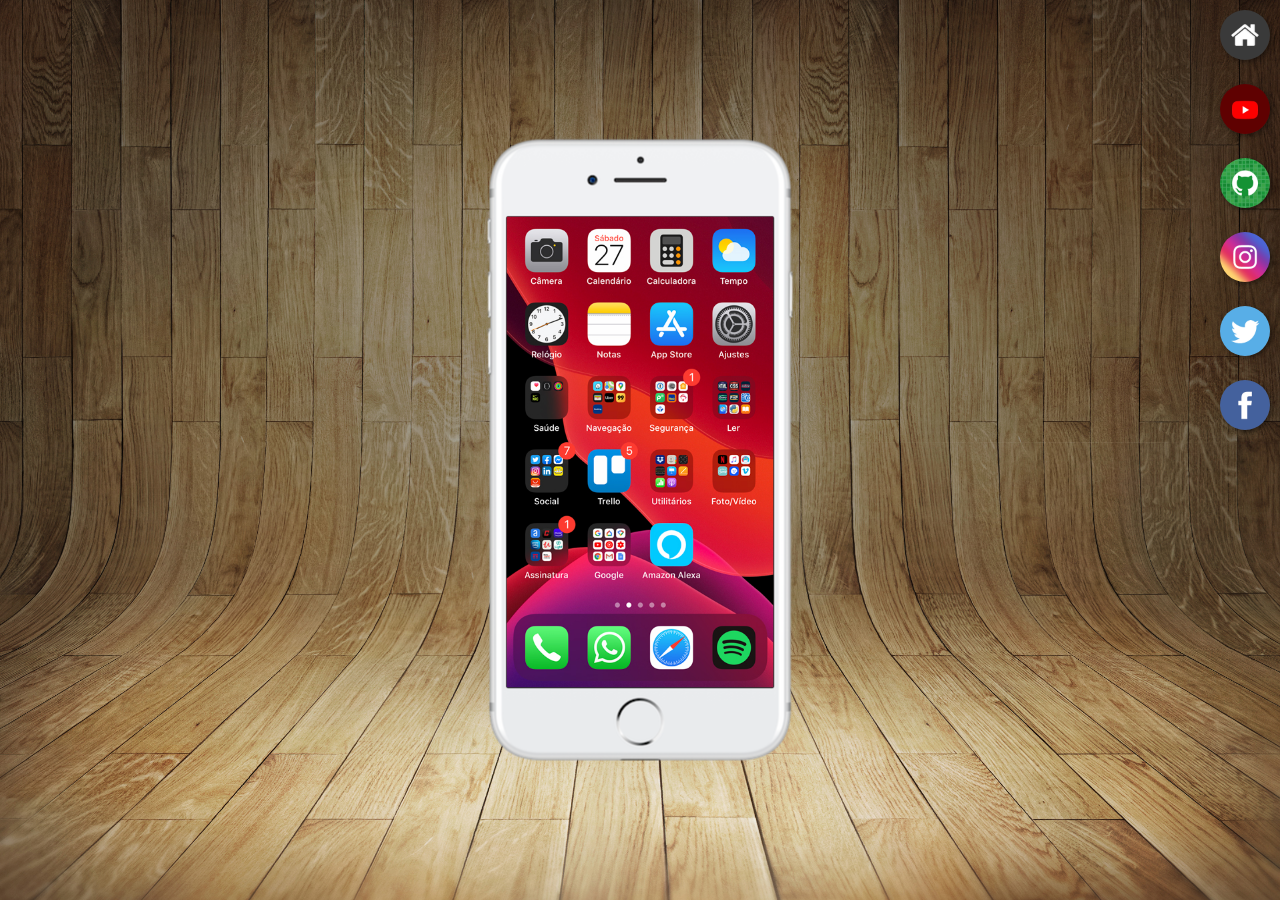
<file: index.html>
<!DOCTYPE html>
<html lang="pt-br">
<head>
    <meta charset="UTF-8">
    <meta name="viewport" content="width=device-width, initial-scale=1.0">
   <link rel="shortcut icon" href="favicon.ico" type="image/x-icon">
   <link rel="stylesheet" href="estilo/style.css">
    <title>Projeto Redes Sociais</title>
</head>
<body>
   <main>
    <section id="telefone">
        <iframe src="home.html" frameborder="0" name="tela" id="tela">
            Seu navegador não é compatível com isso
        </iframe>
    </section>
    <section id="redes-sociais">
        <a href="home.html" target="tela"><img src="imagens/logo-home.jpg" alt=""></a><br>
        <a href="youtube.html" target="tela"><img src="imagens/logo-youtube.jpg" alt=""></a><br>
        <a href="github.html" target="tela"><img src="imagens/logo-github.jpg" alt=""></a><br>
        <a href="instagram.html" target="tela"><img src="imagens/logo-instagram.jpg" alt=""></a><br>
        <a href="twitter.html" target="tela"><img src="imagens/logo-twitter.jpg" alt=""></a><br>
        <a href="facebook.html" target="tela"><img src="imagens/logo-facebook.jpg" alt=""></a>
    </section>
   </main> 
</body>
</html>
</file>
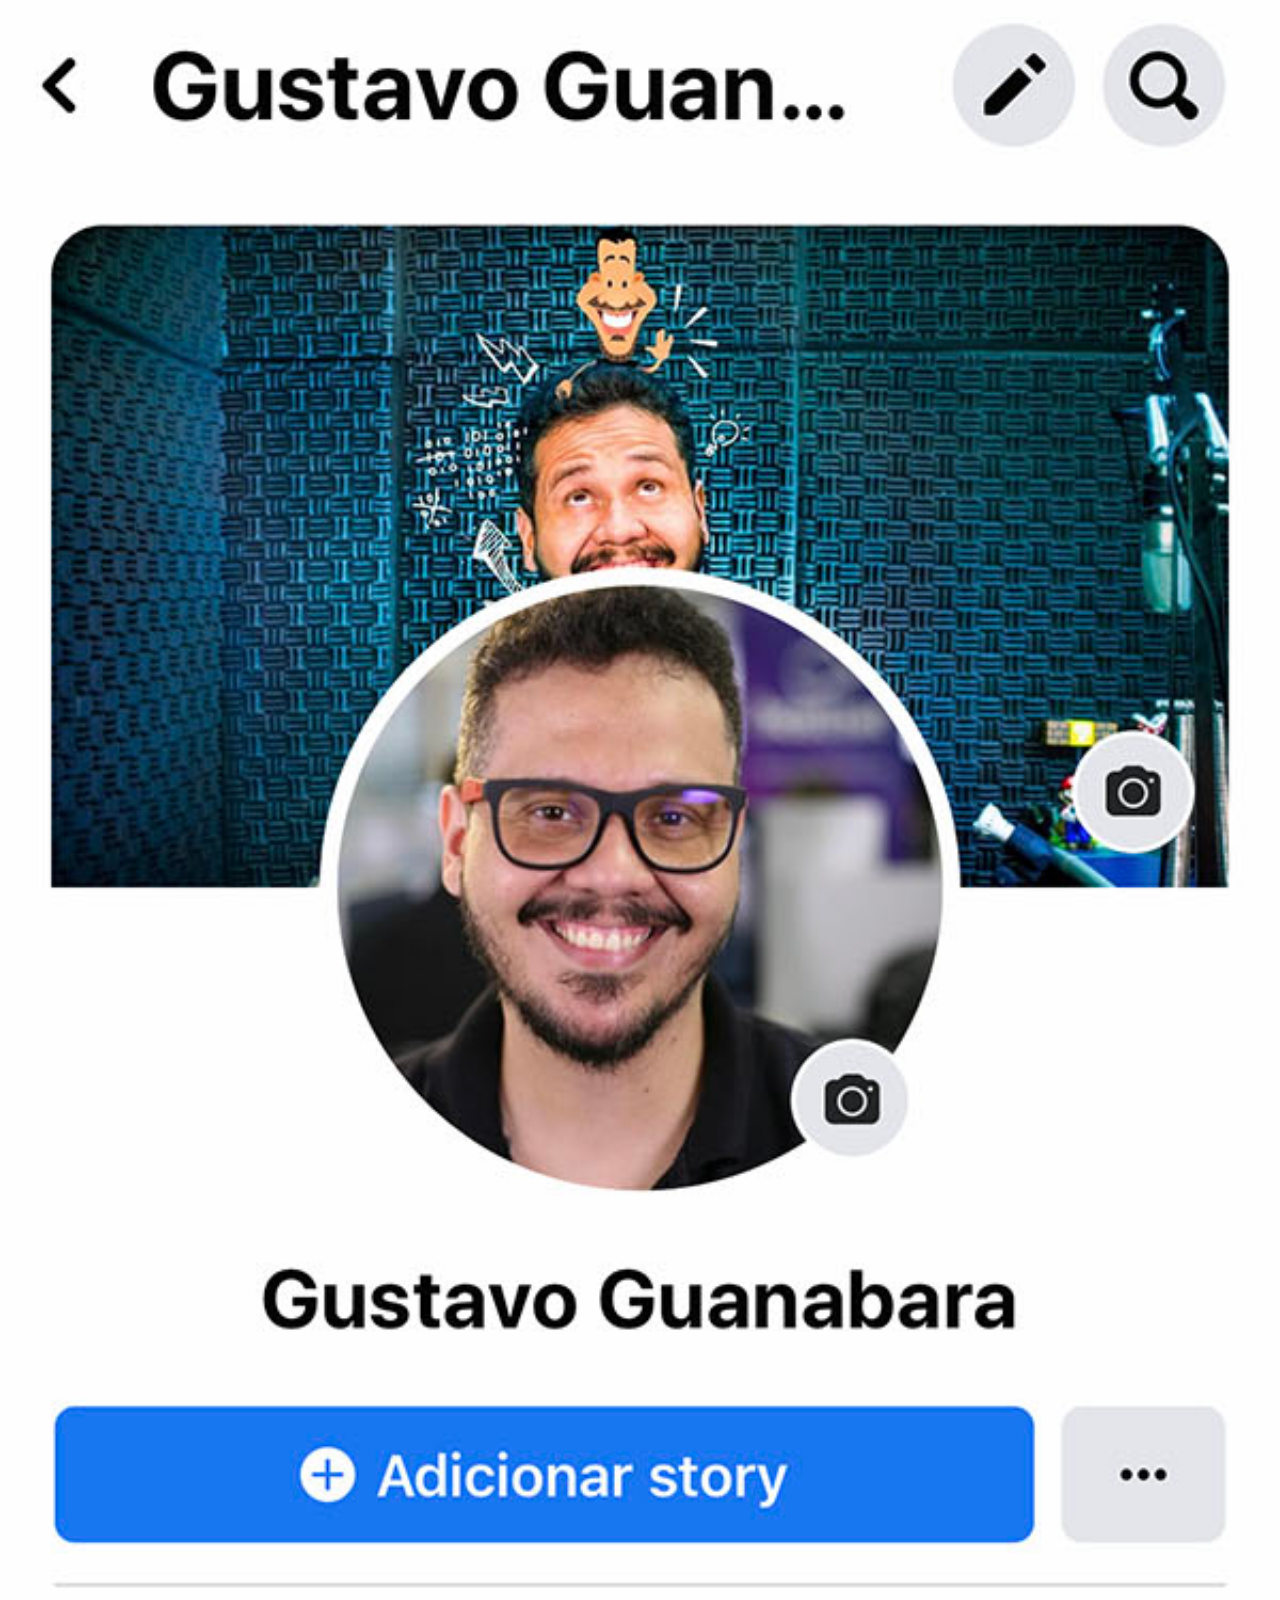
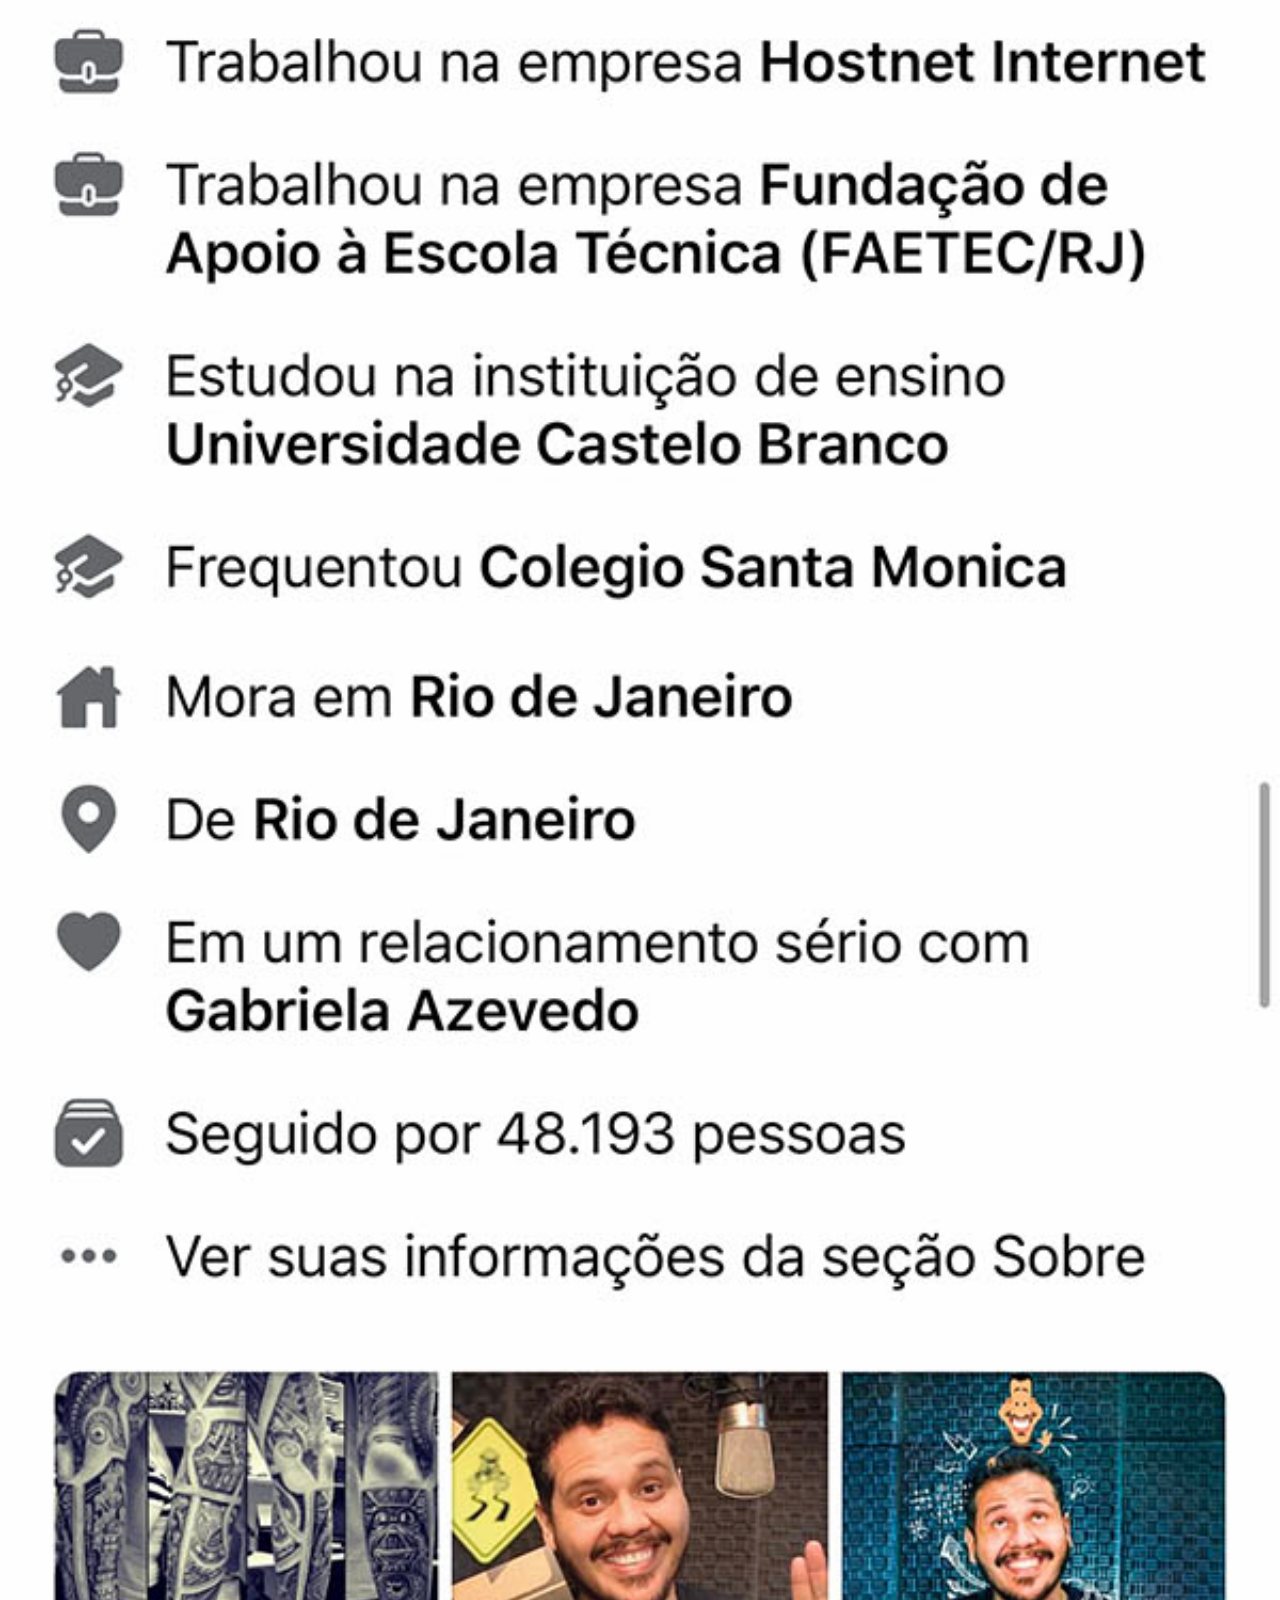
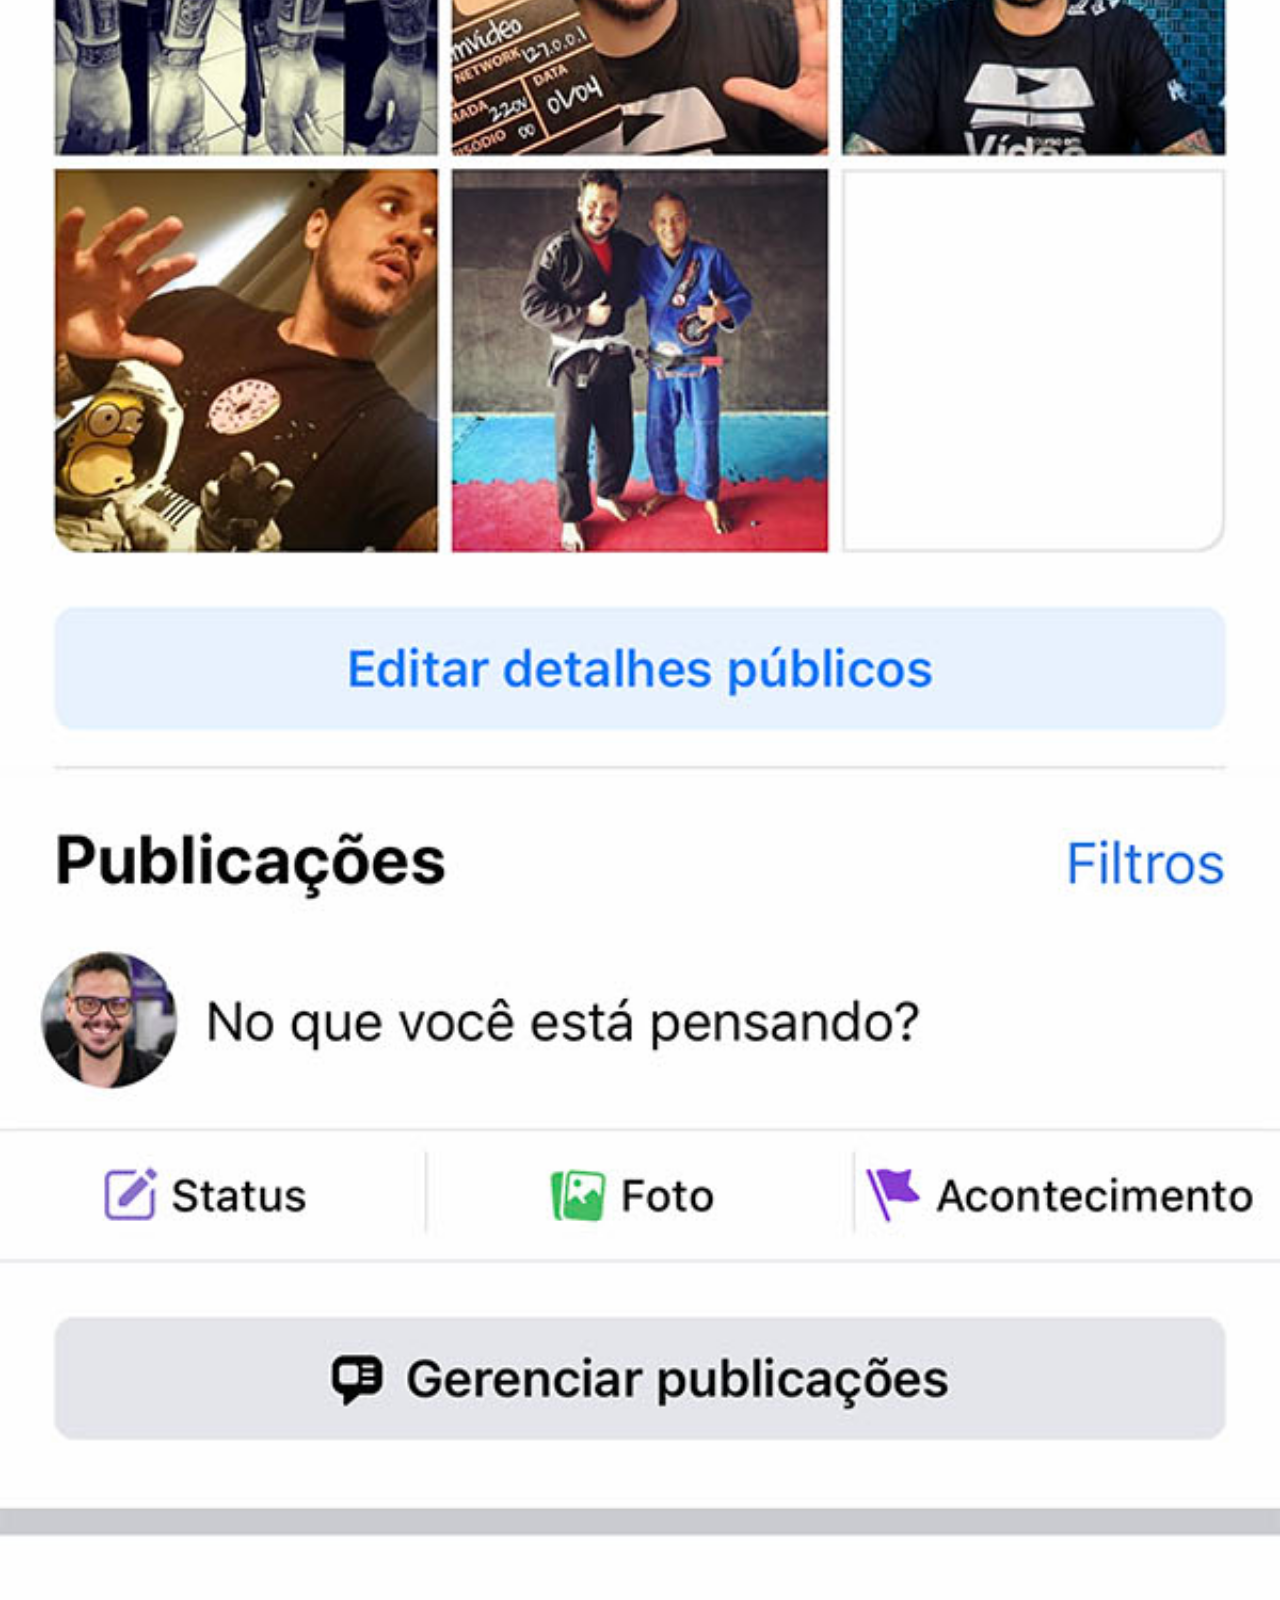
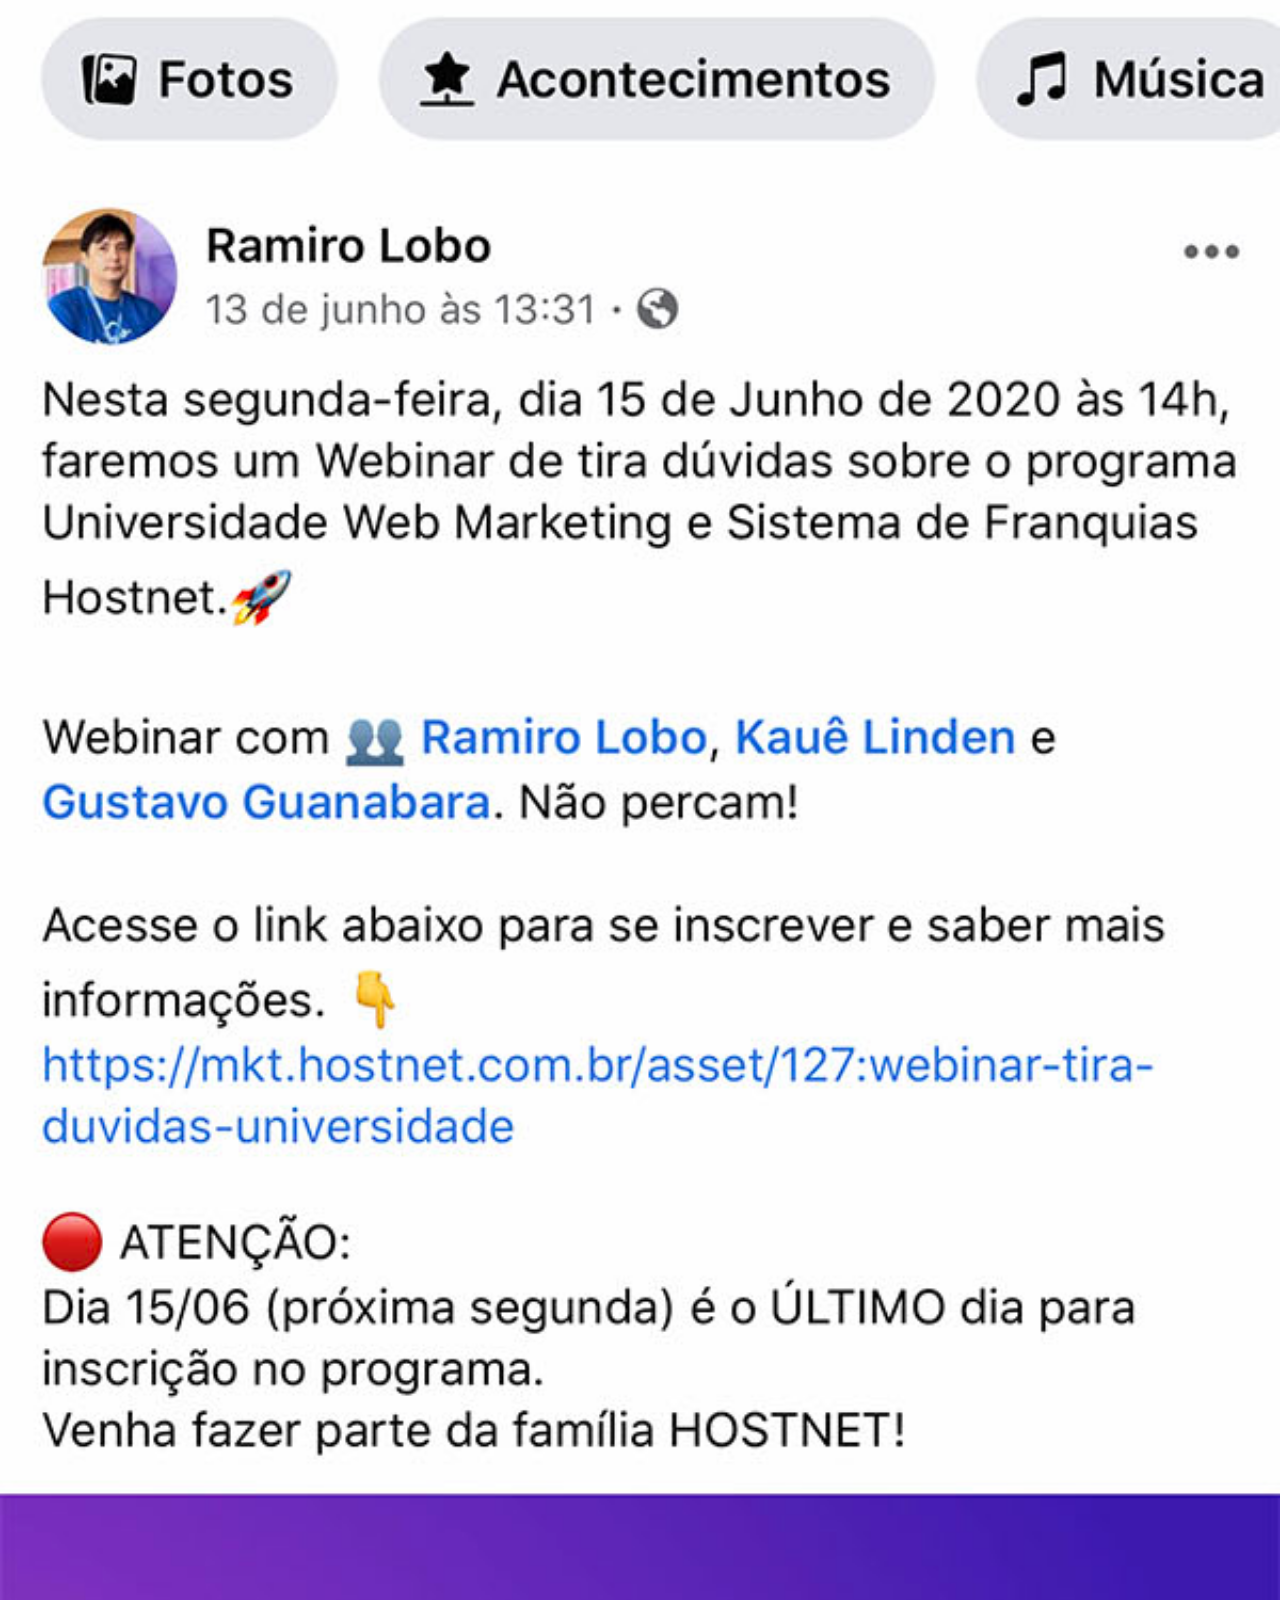
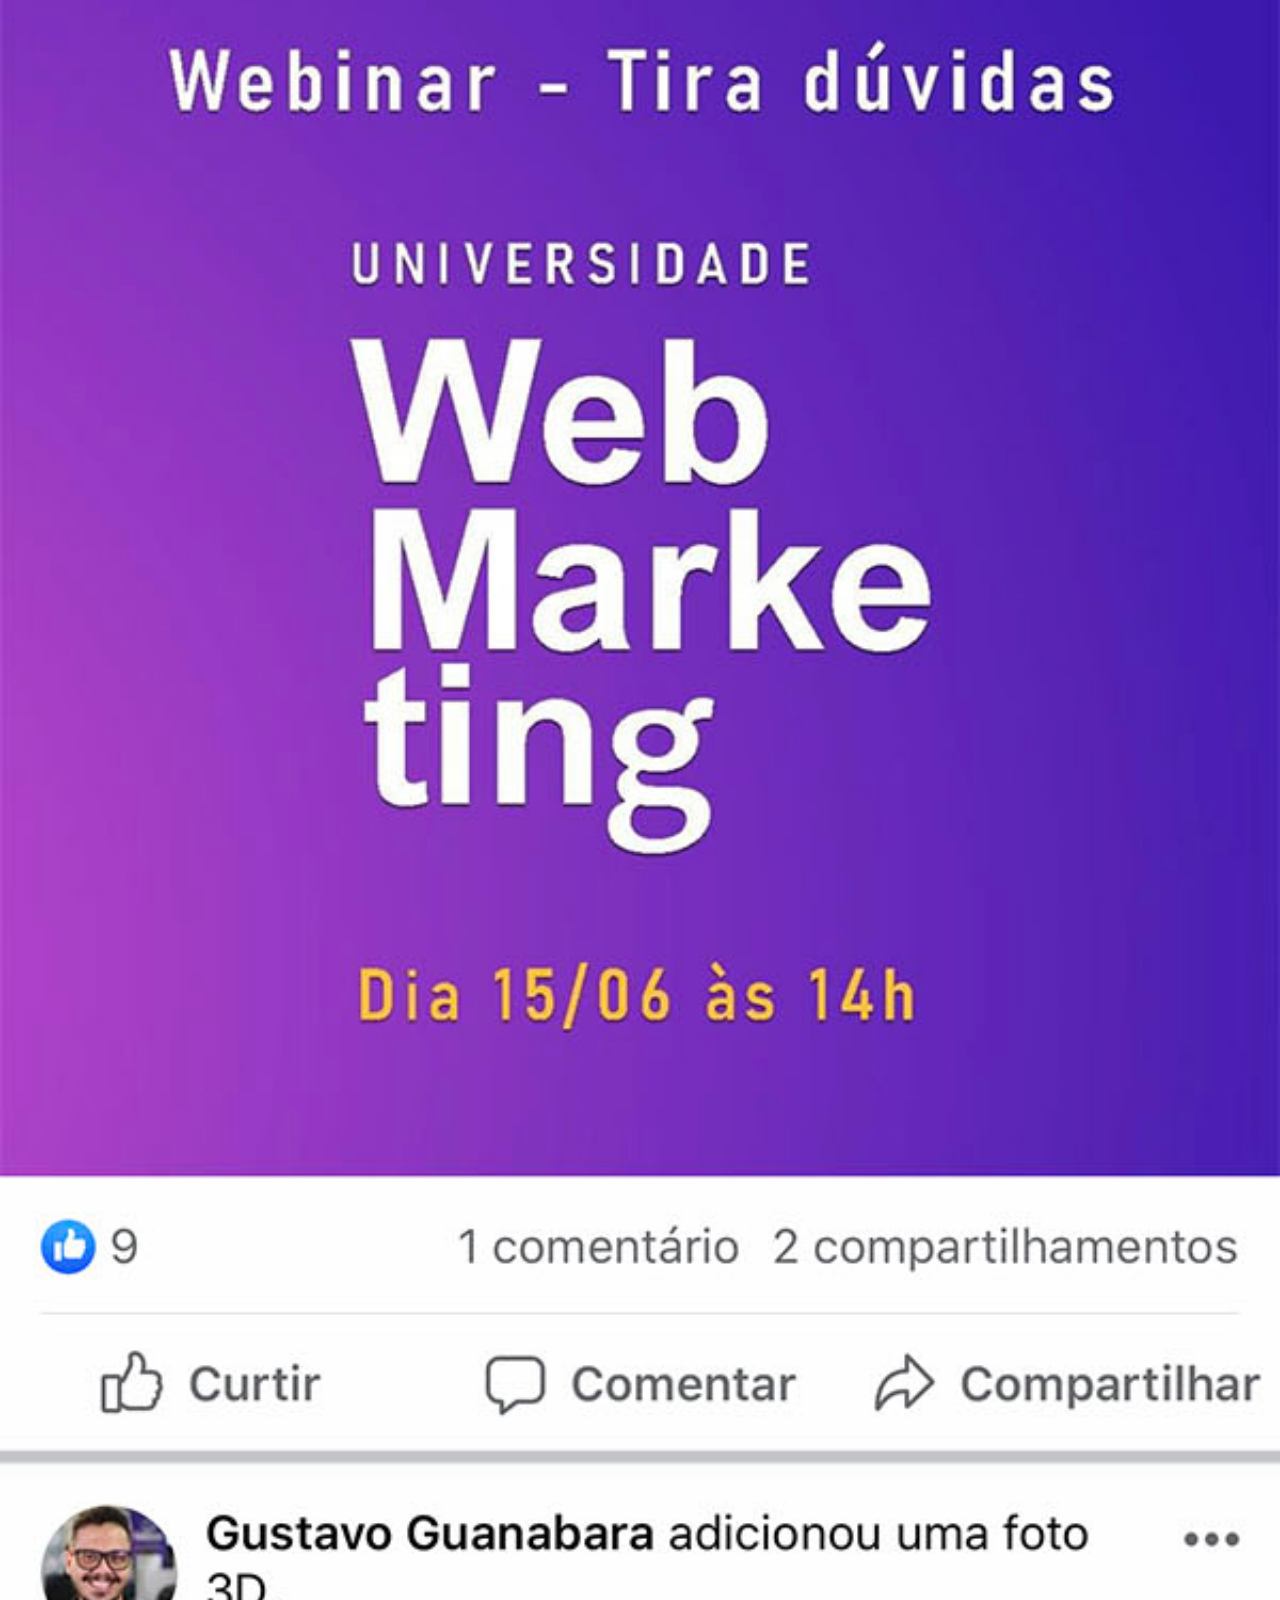
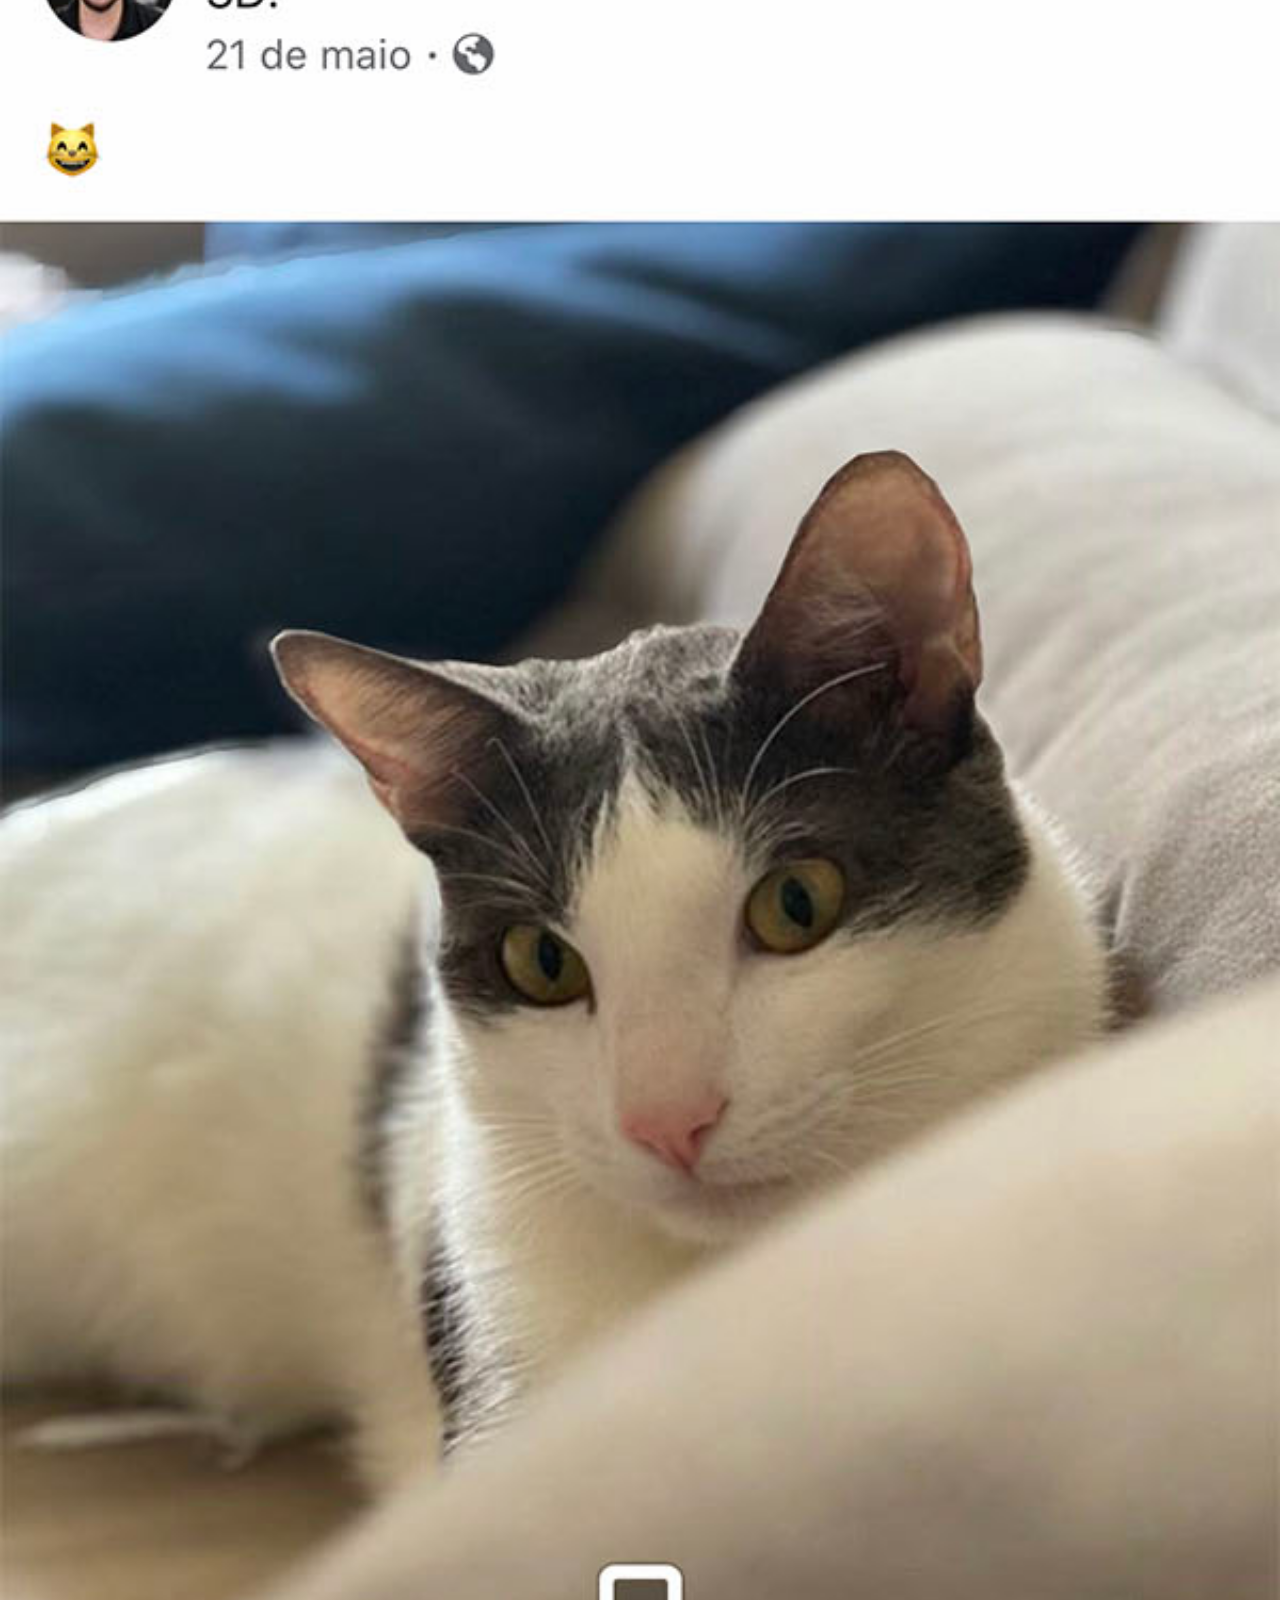
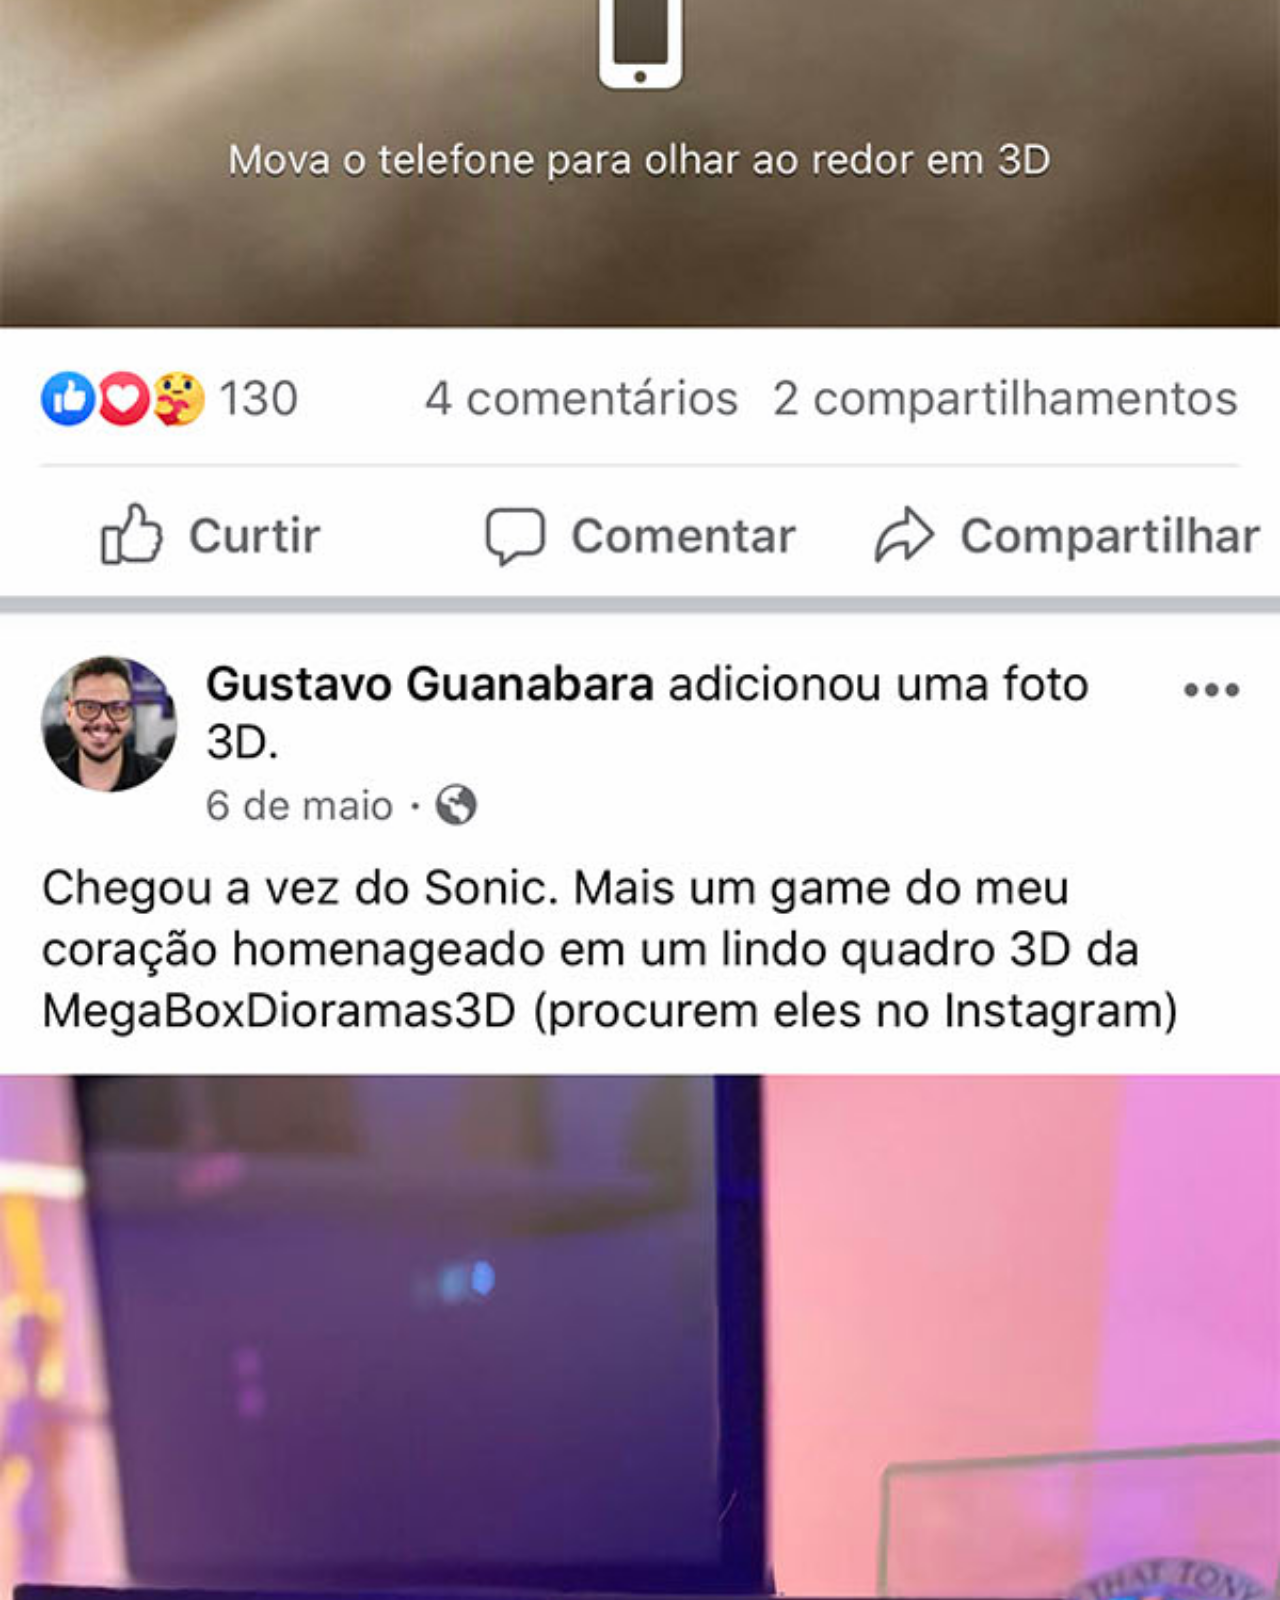
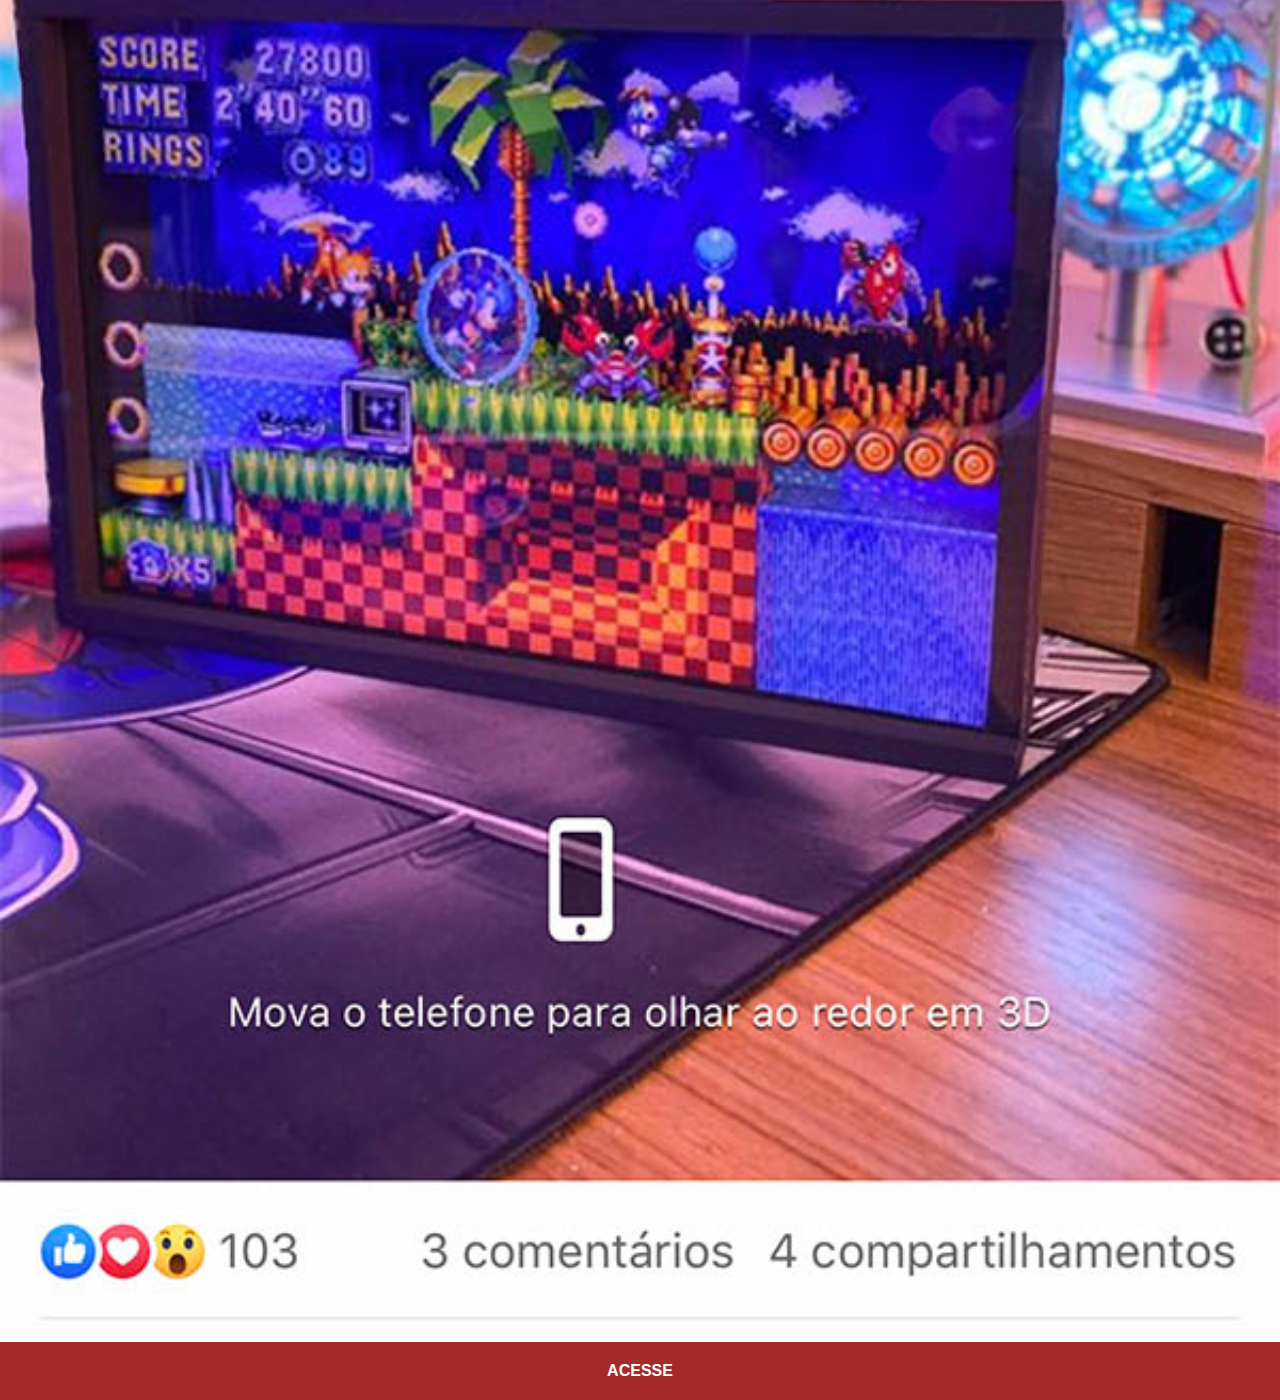
<file: facebook.html>
<!DOCTYPE html>
<html lang="en">
<head>
    <meta charset="UTF-8">
    <meta name="viewport" content="width=device-width, initial-scale=1.0">
    <link rel="stylesheet" href="estilo/social.css">
    <title>Facebook</title>
</head>
<body>
    <img src="imagens/tela-facebook.jpg" alt="">
    <a href="https://www.facebook.com/nicolas.maximiano.5?locale=pt_BR" target="_blank">ACESSE</a>
</body>
</html>
</file>
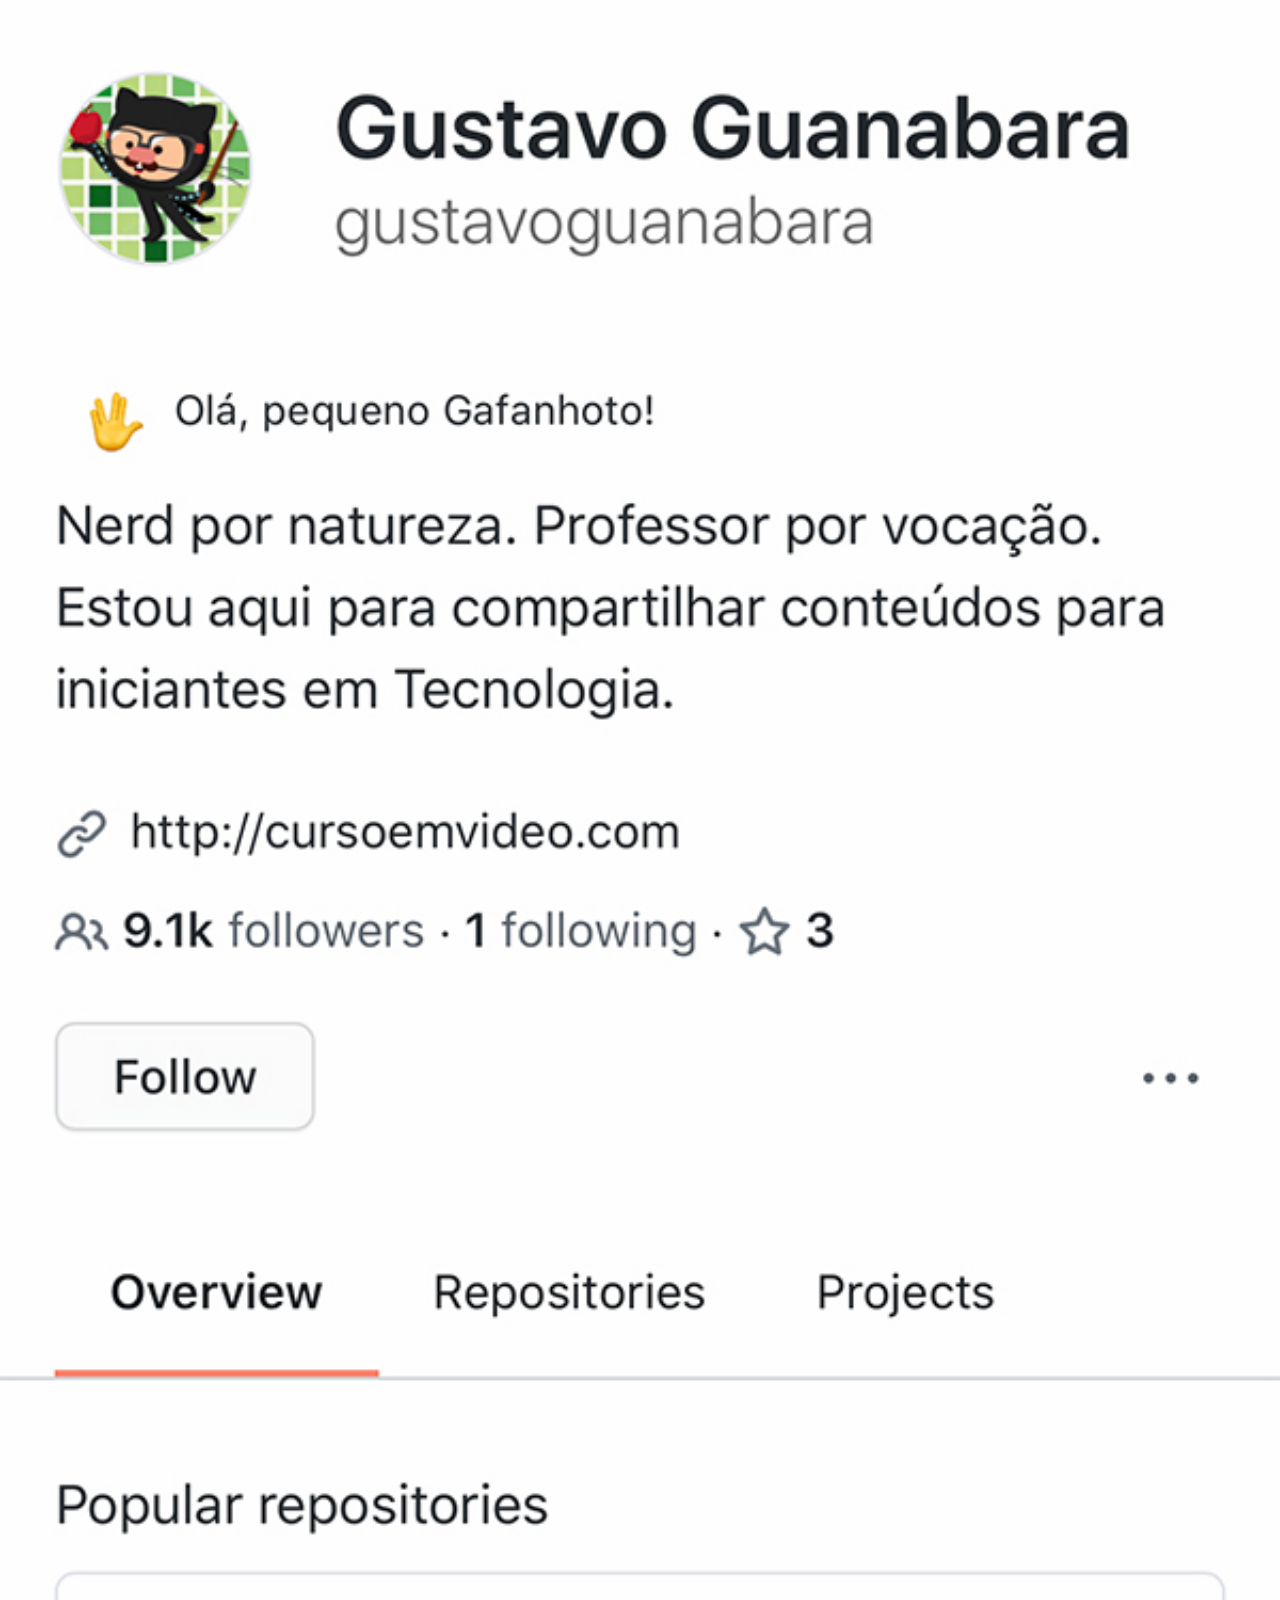
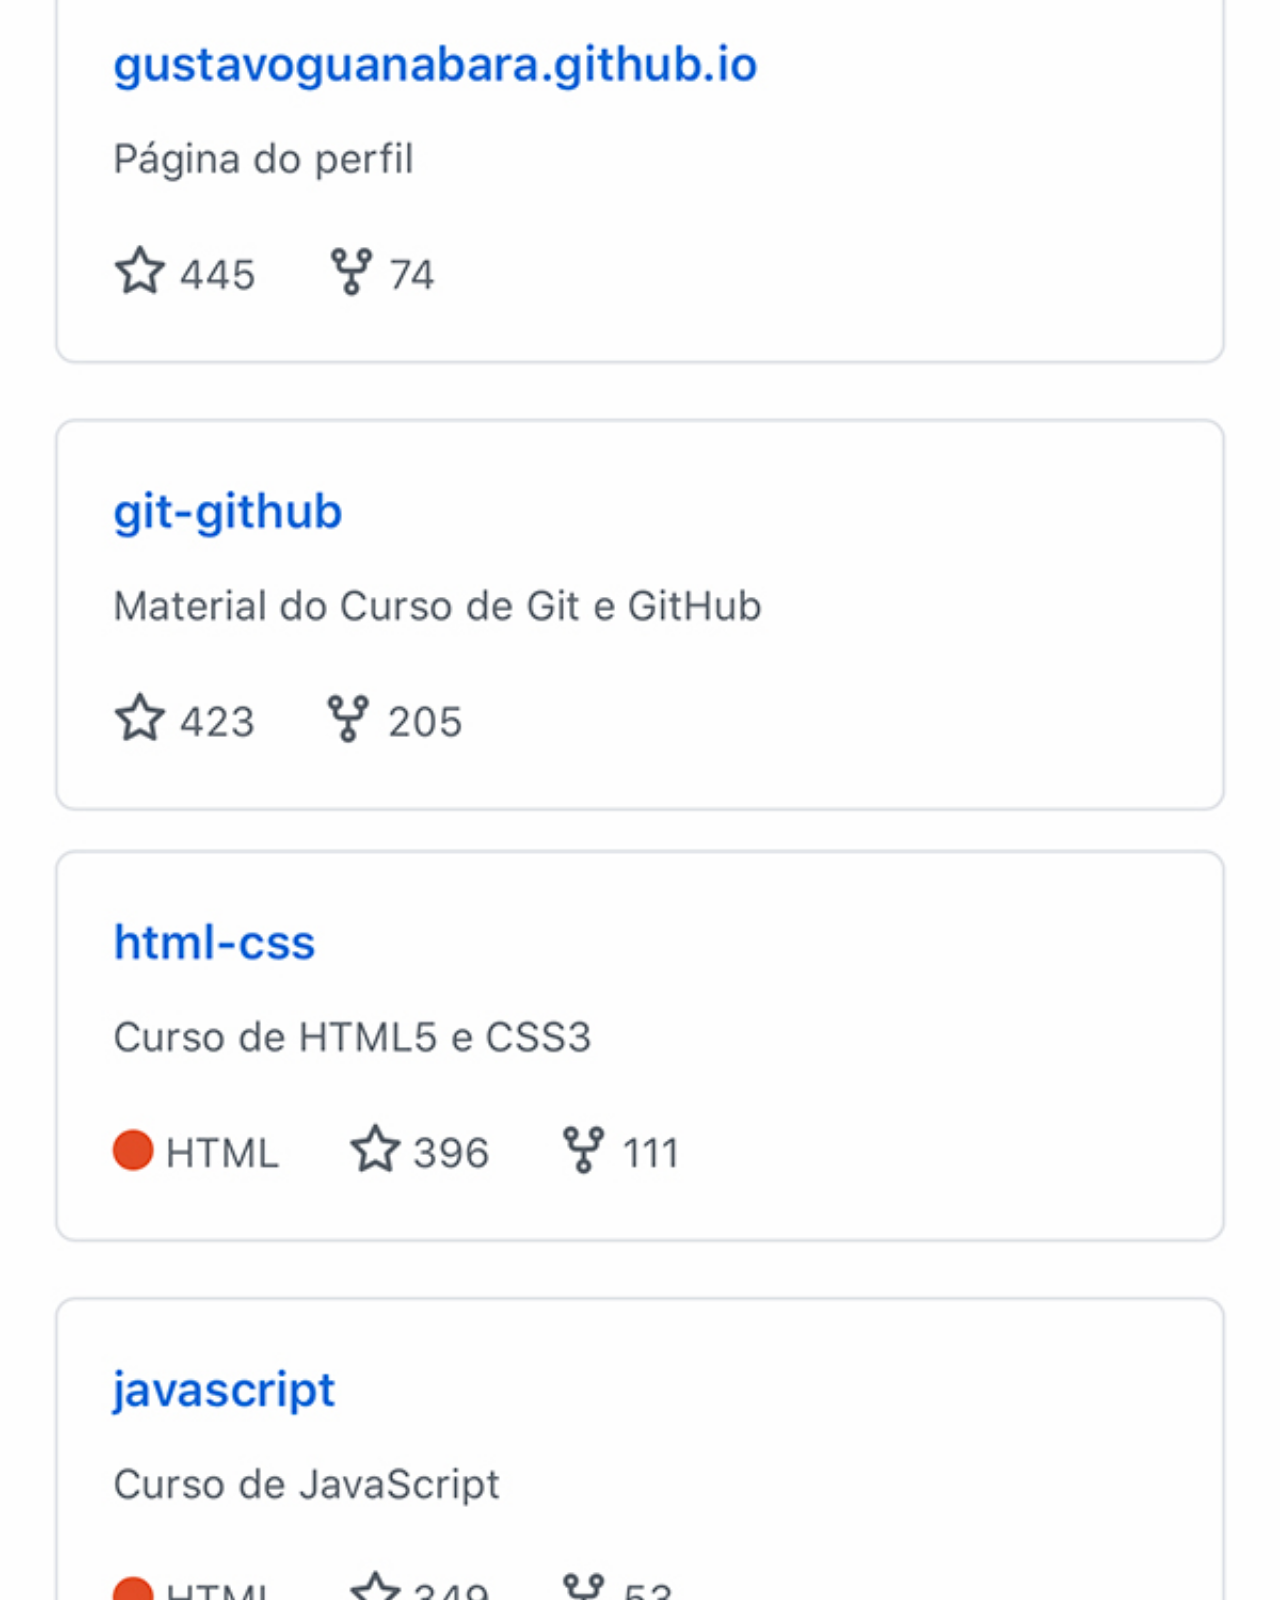
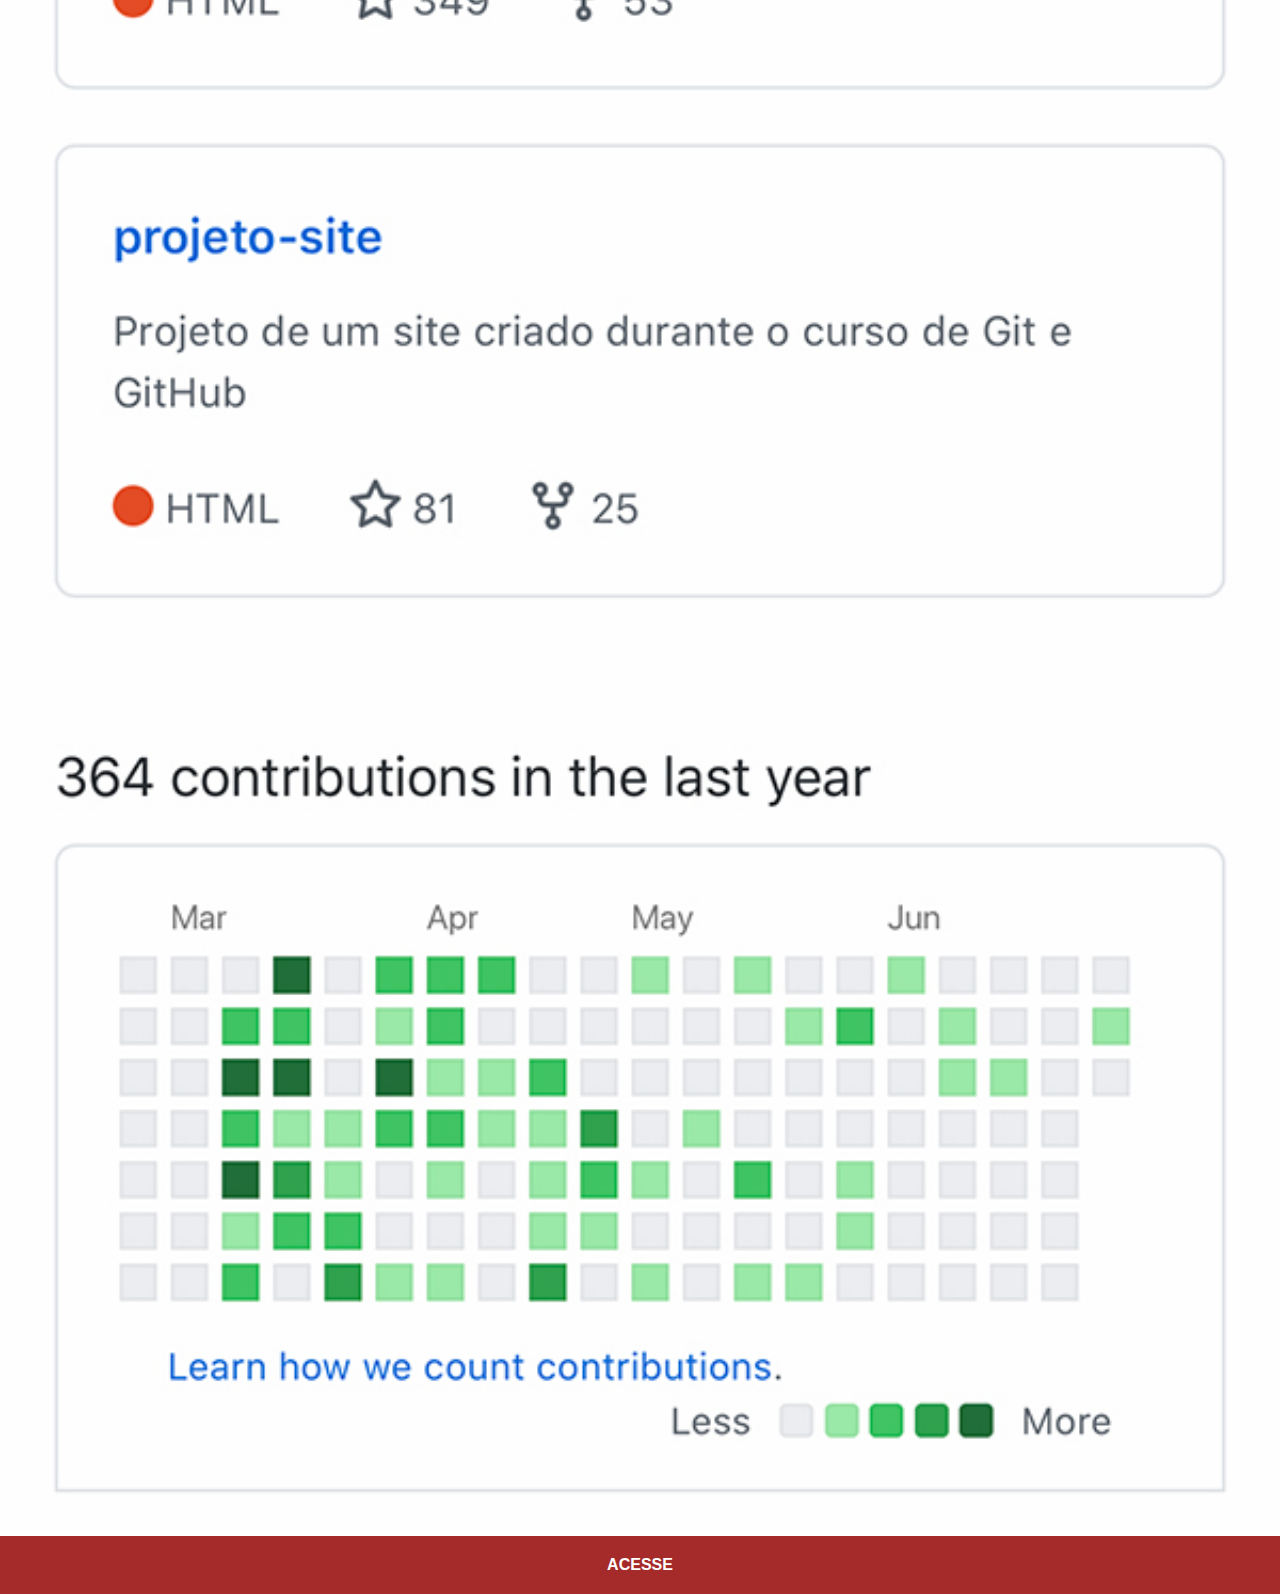
<file: github.html>
<!DOCTYPE html>
<html lang="en">
<head>
    <meta charset="UTF-8">
    <meta name="viewport" content="width=device-width, initial-scale=1.0">
    <title>github</title>
    <link rel="stylesheet" href="estilo/social.css">
</head>
<body>
    <img src="imagens/tela-github.jpg" alt="">
    <a href="https://github.com/NicolasMaxDev/HTML-CSS" target="_blank">ACESSE</a>
</body>
</html>
</file>
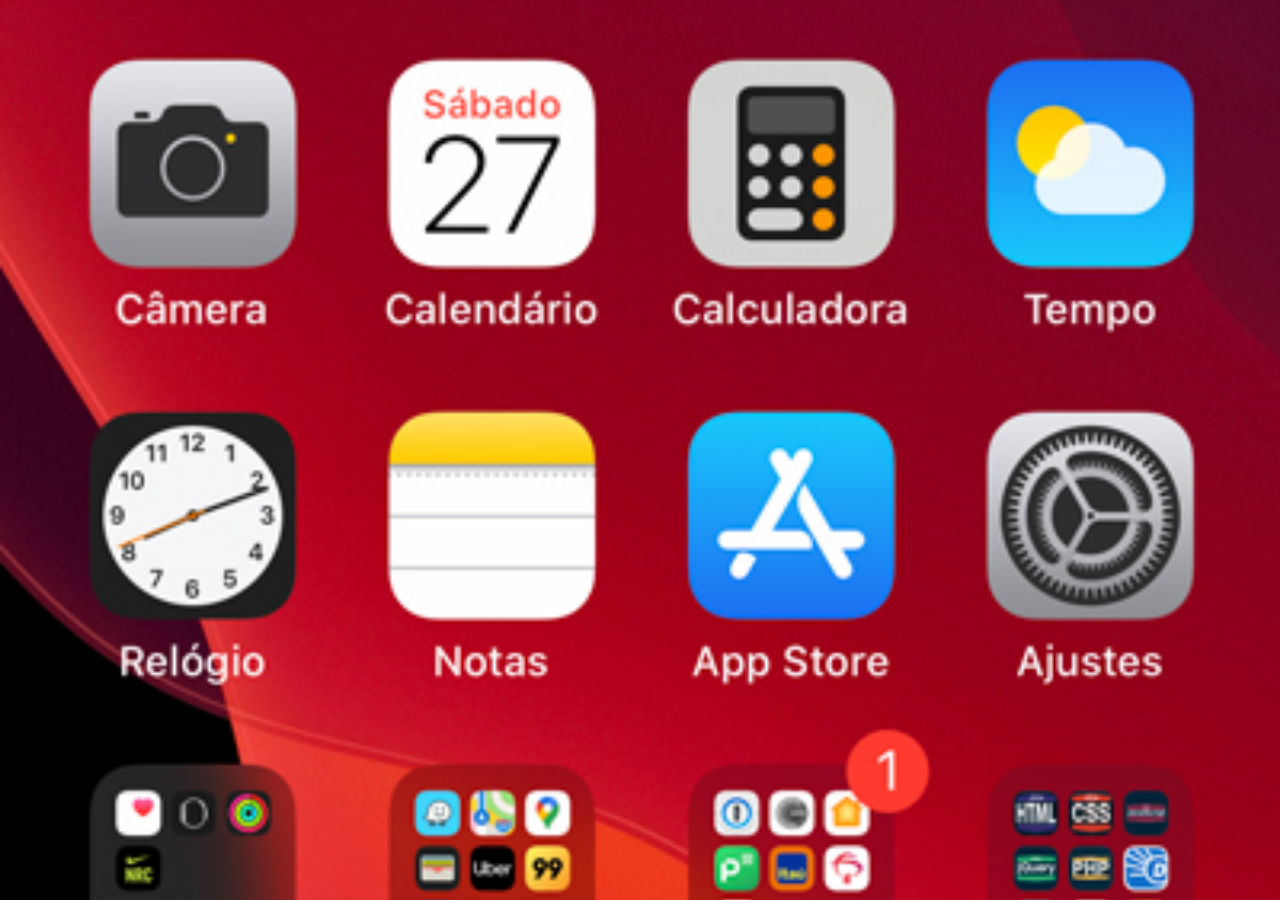
<file: home.html>
<!DOCTYPE html>
<html lang="en">
<head>
    <meta charset="UTF-8">
    <meta name="viewport" content="width=device-width, initial-scale=1.0">
    <title>Home</title>
</head>
<style>
    * {
        margin: 0px;
        height: 0px;
    }

    body {
        width: 100vw; 
        height: 100vh;
        background: black url(imagens/tela-home.jpg) no-repeat top center;
        background-size: cover;
    }
</style>
<body>
    
</body>
</html>
</file>
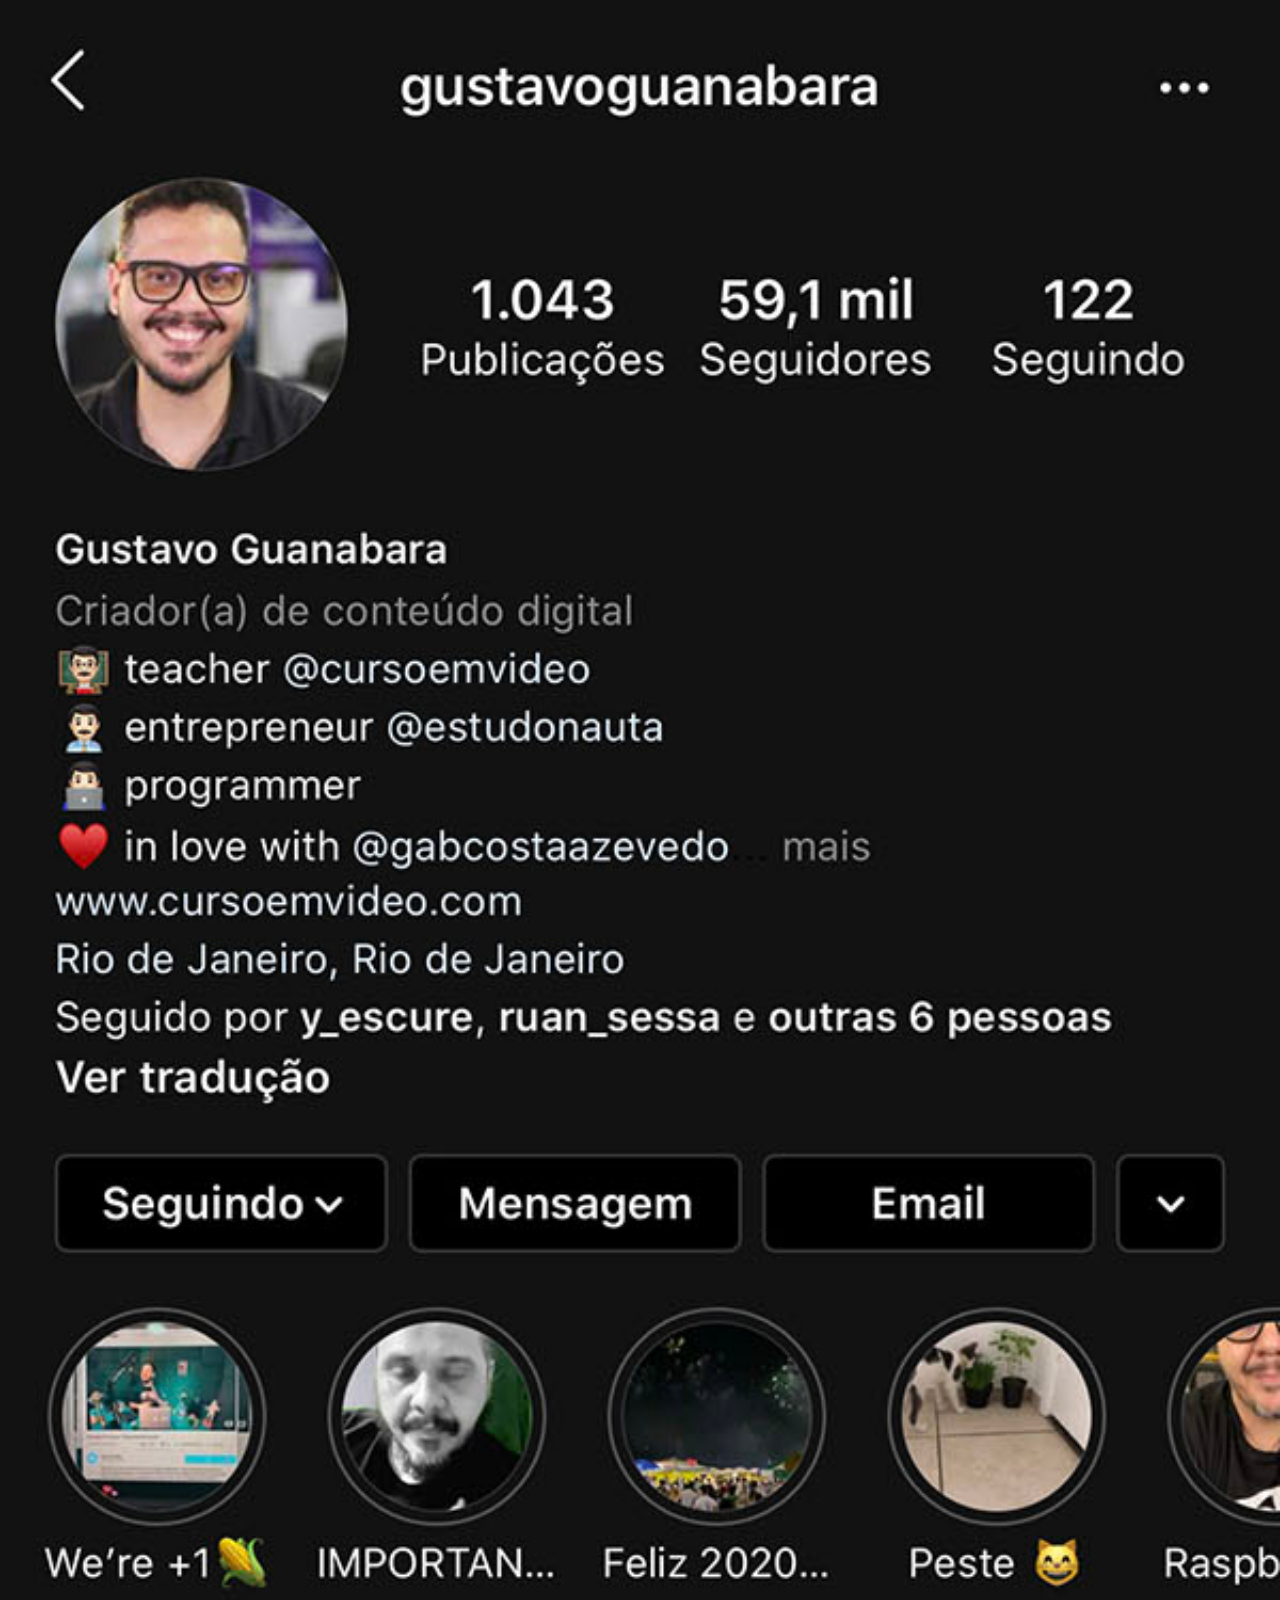
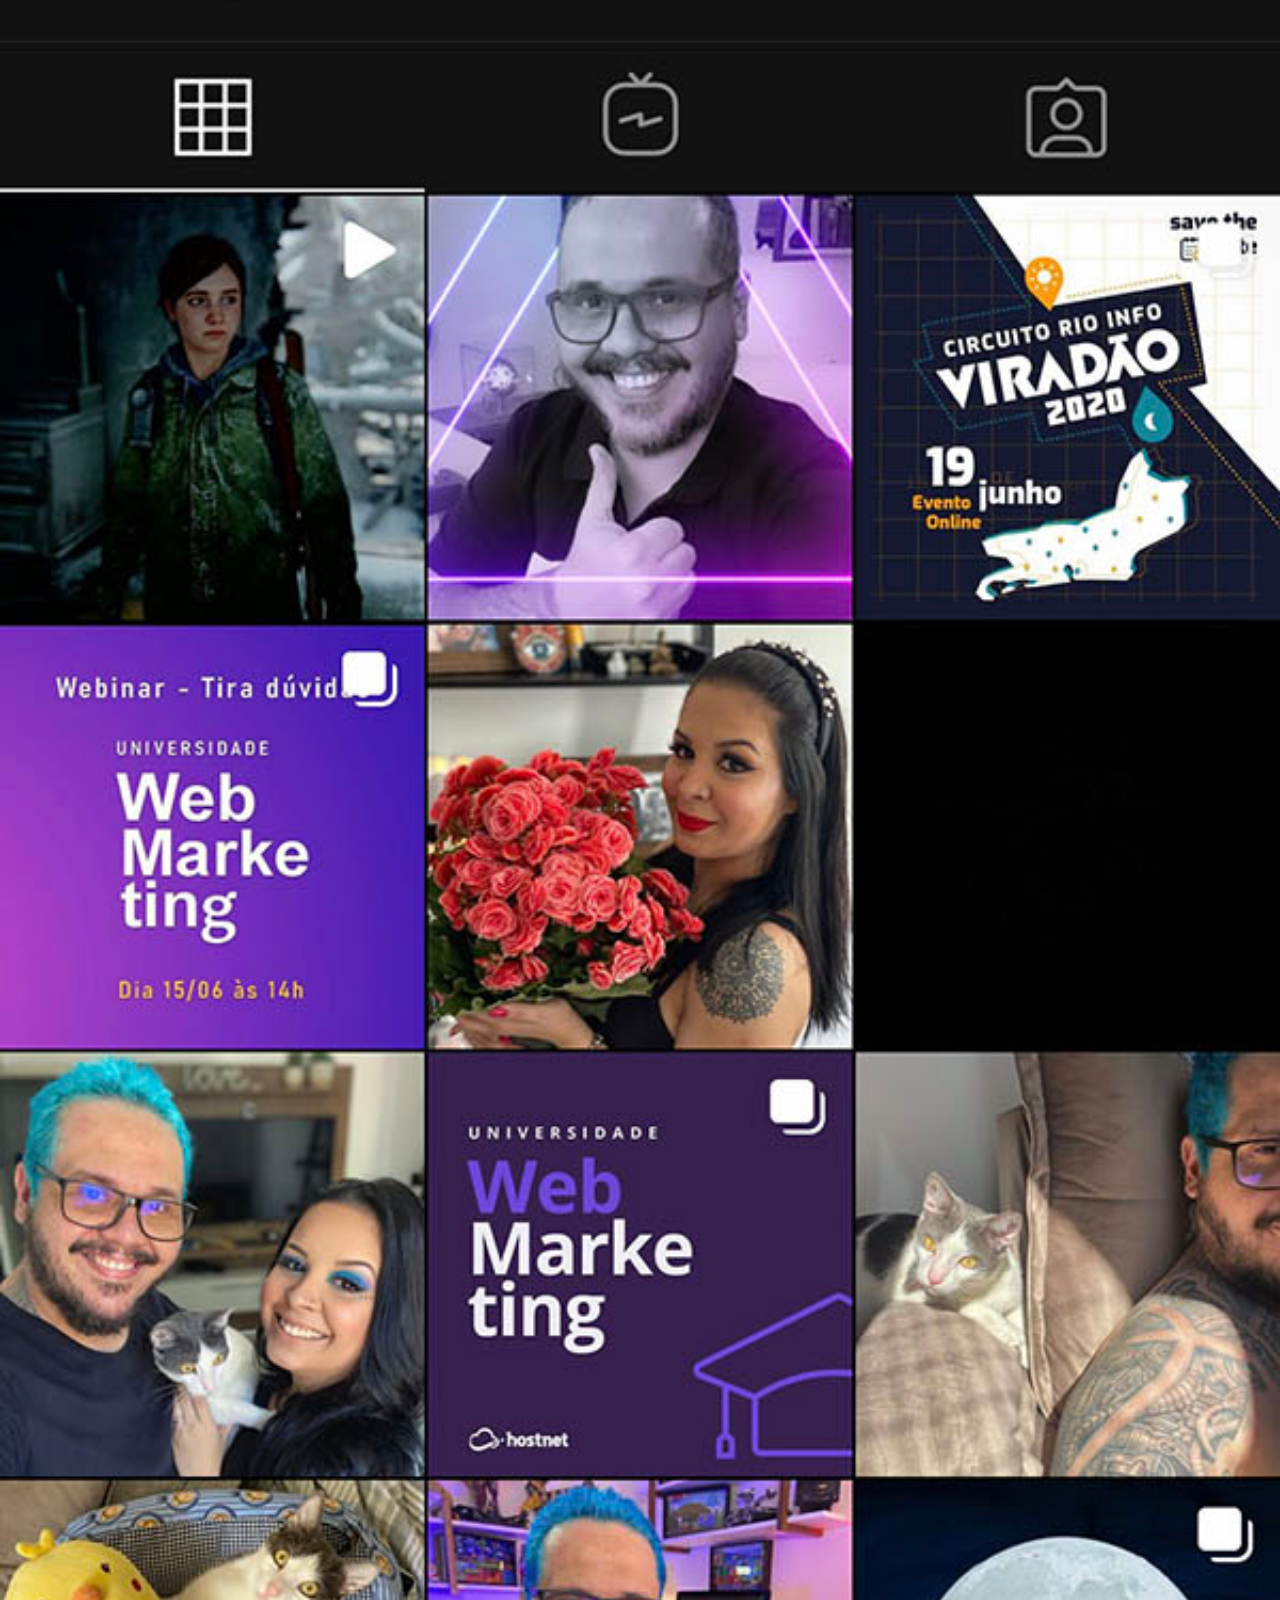
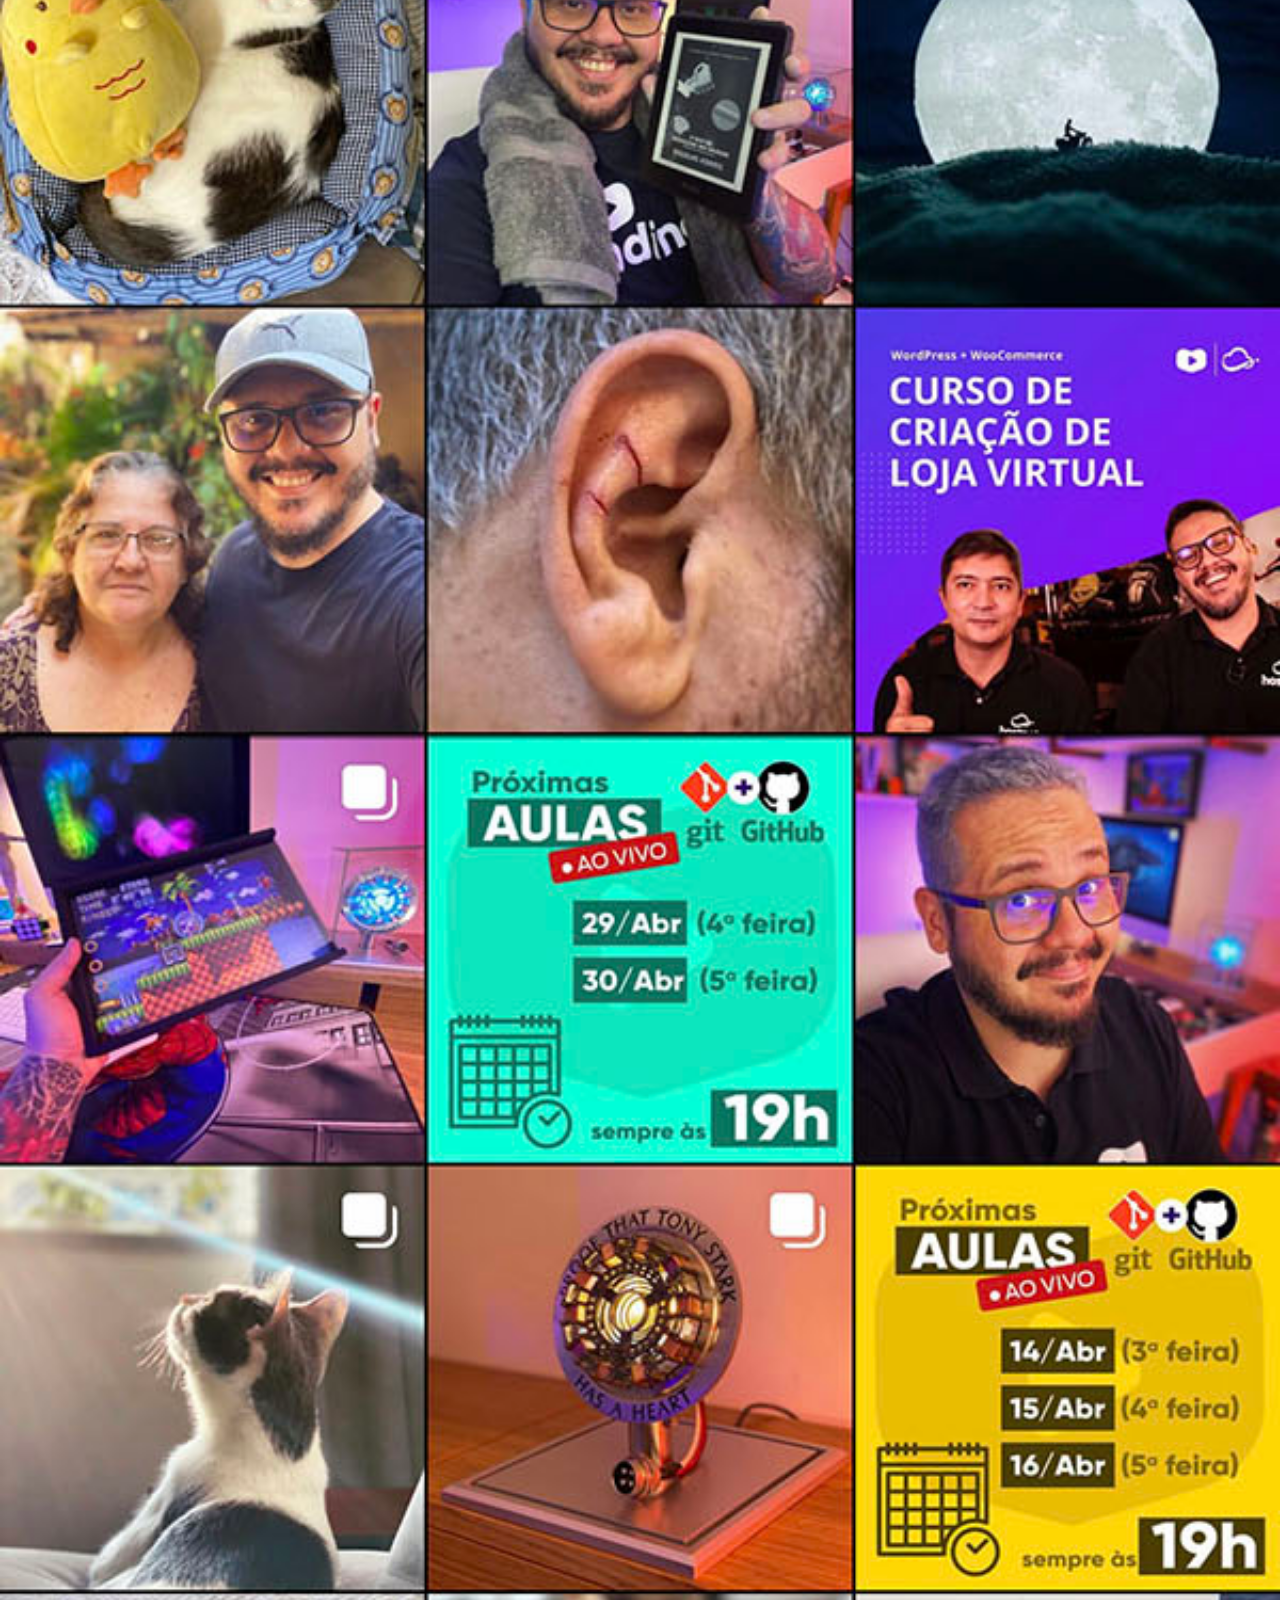
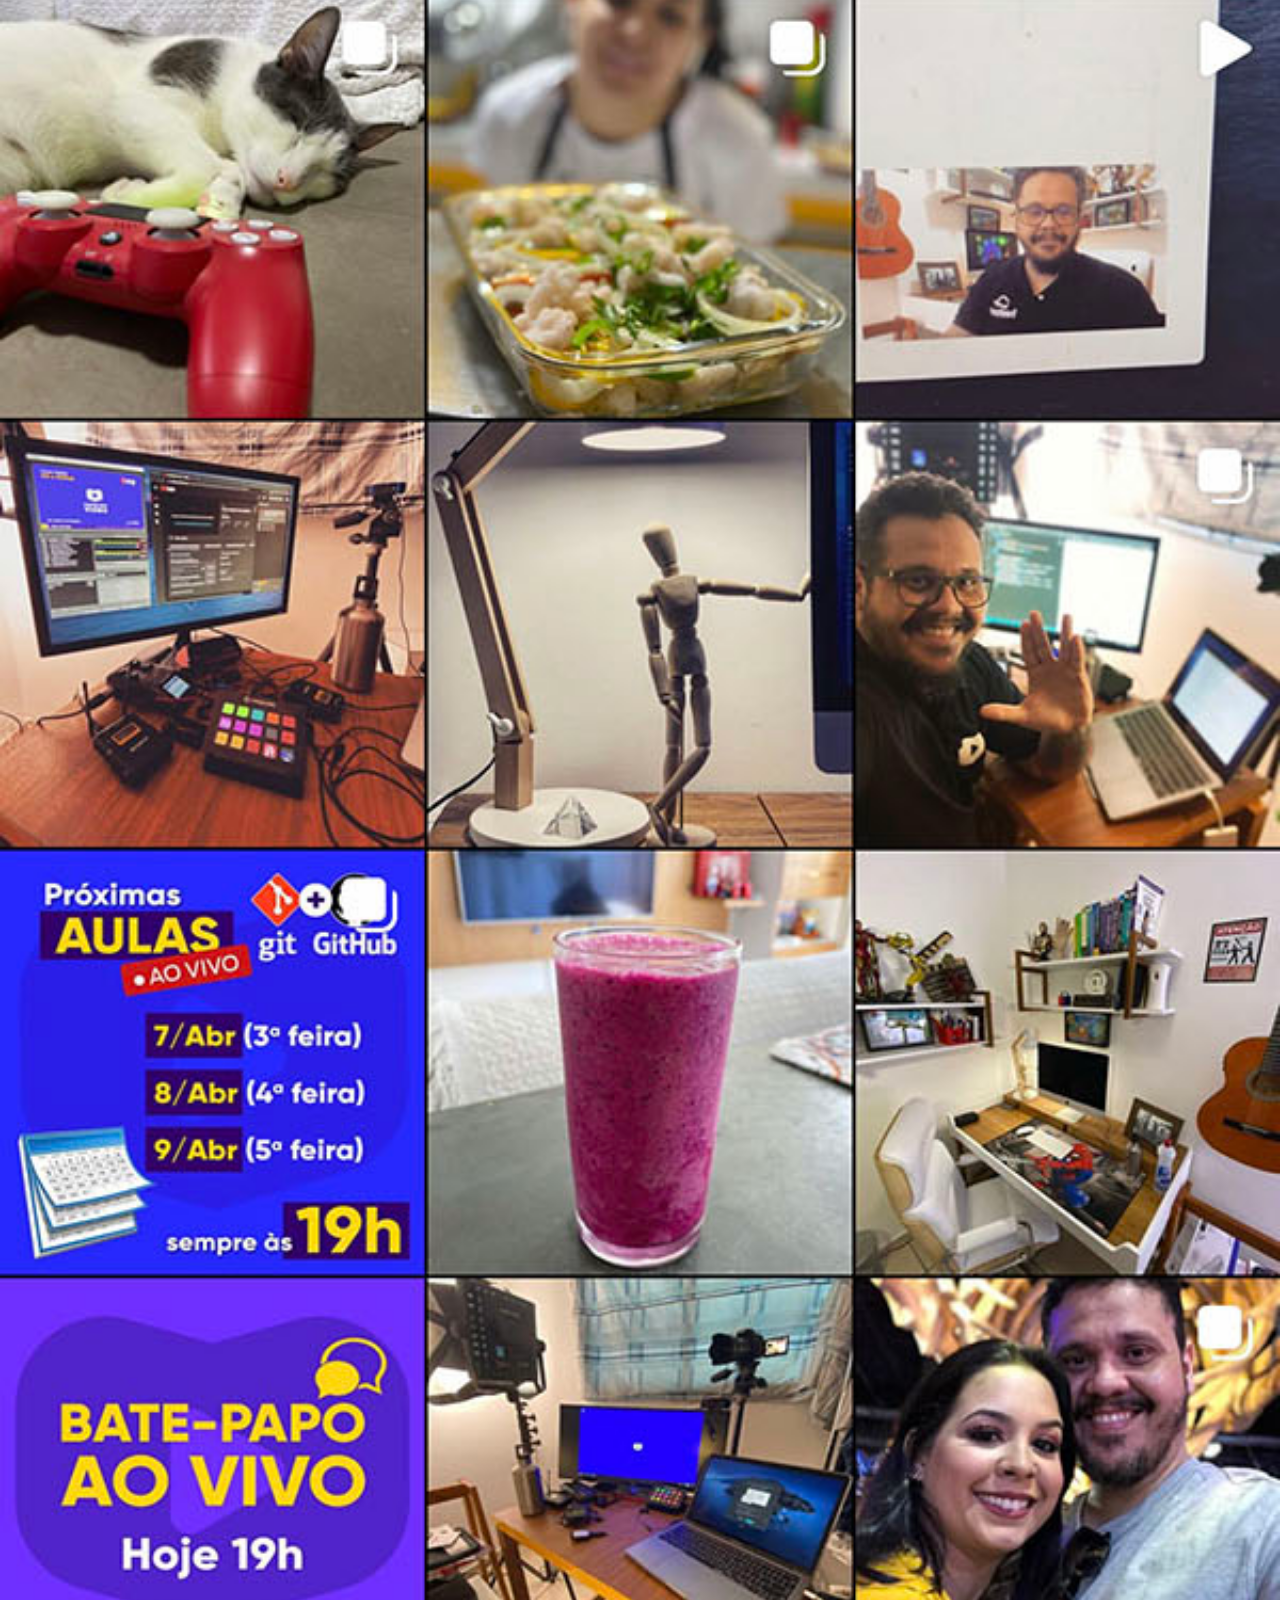
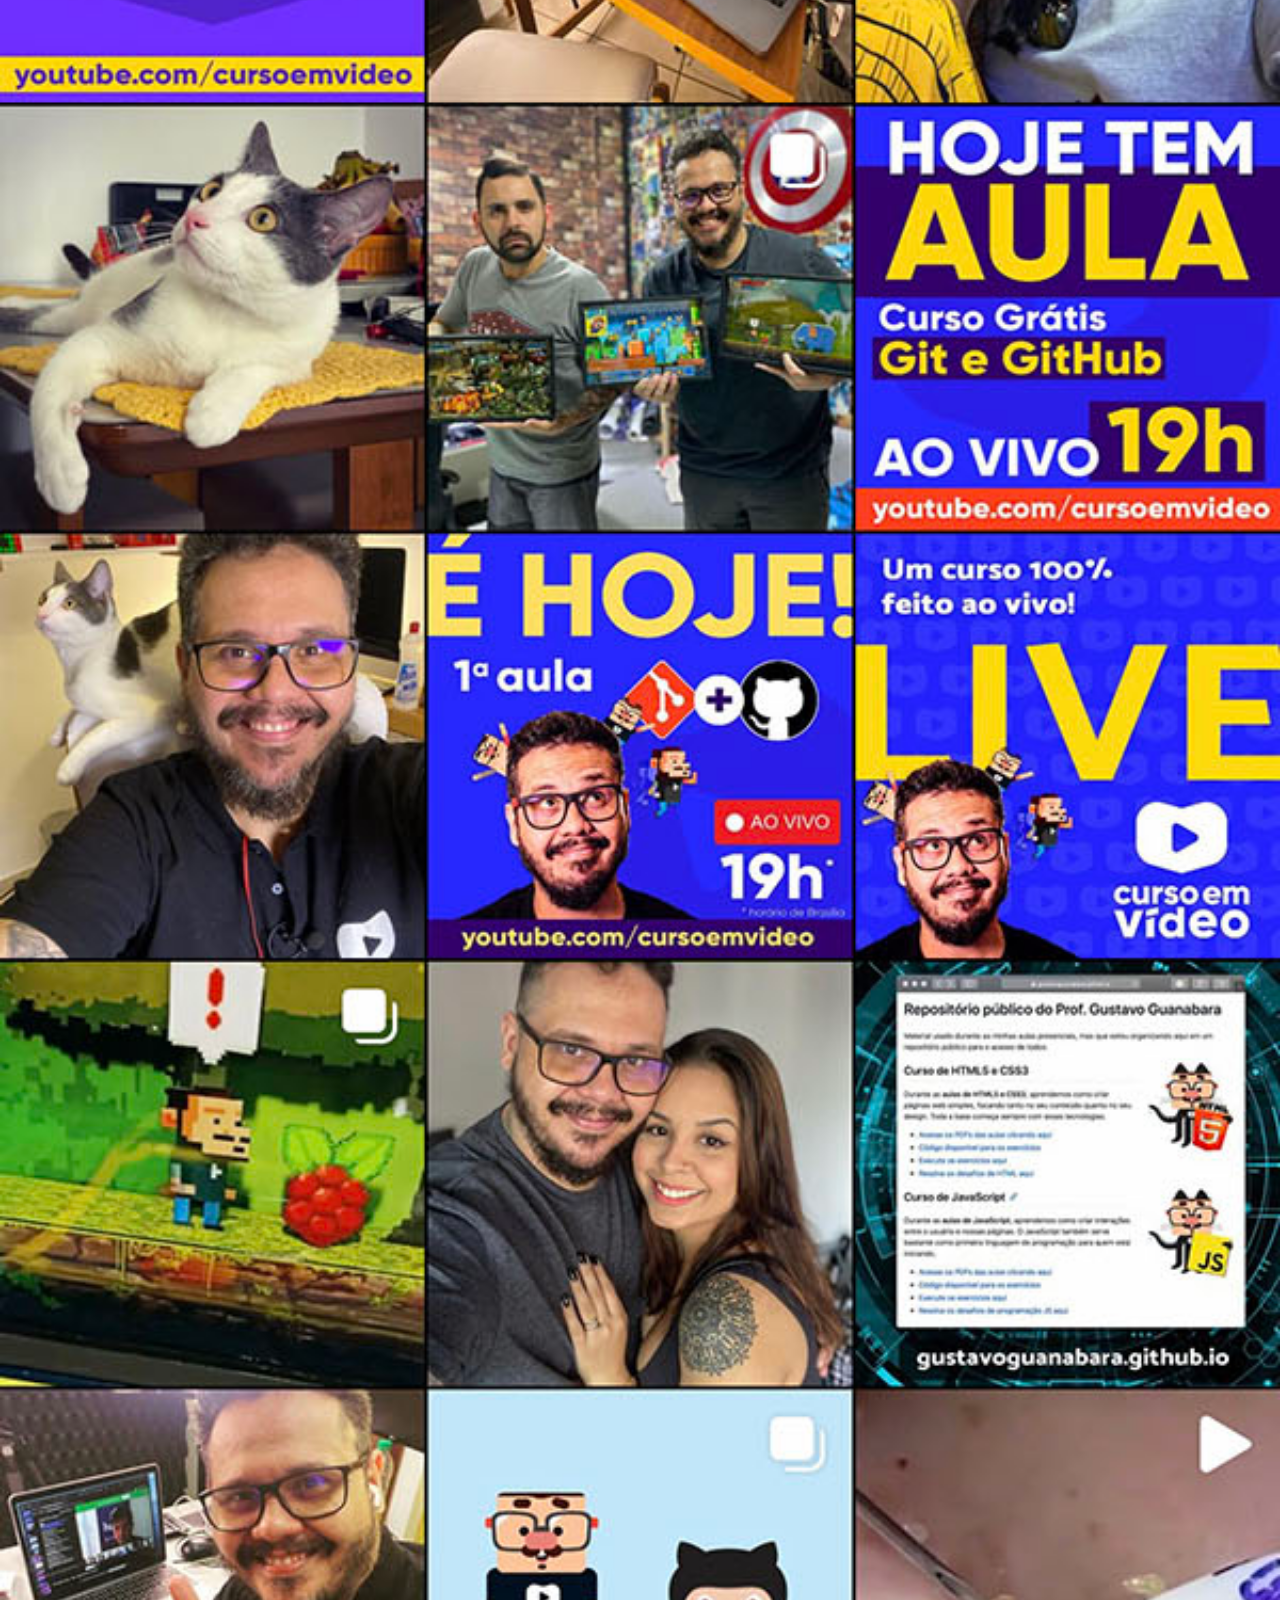
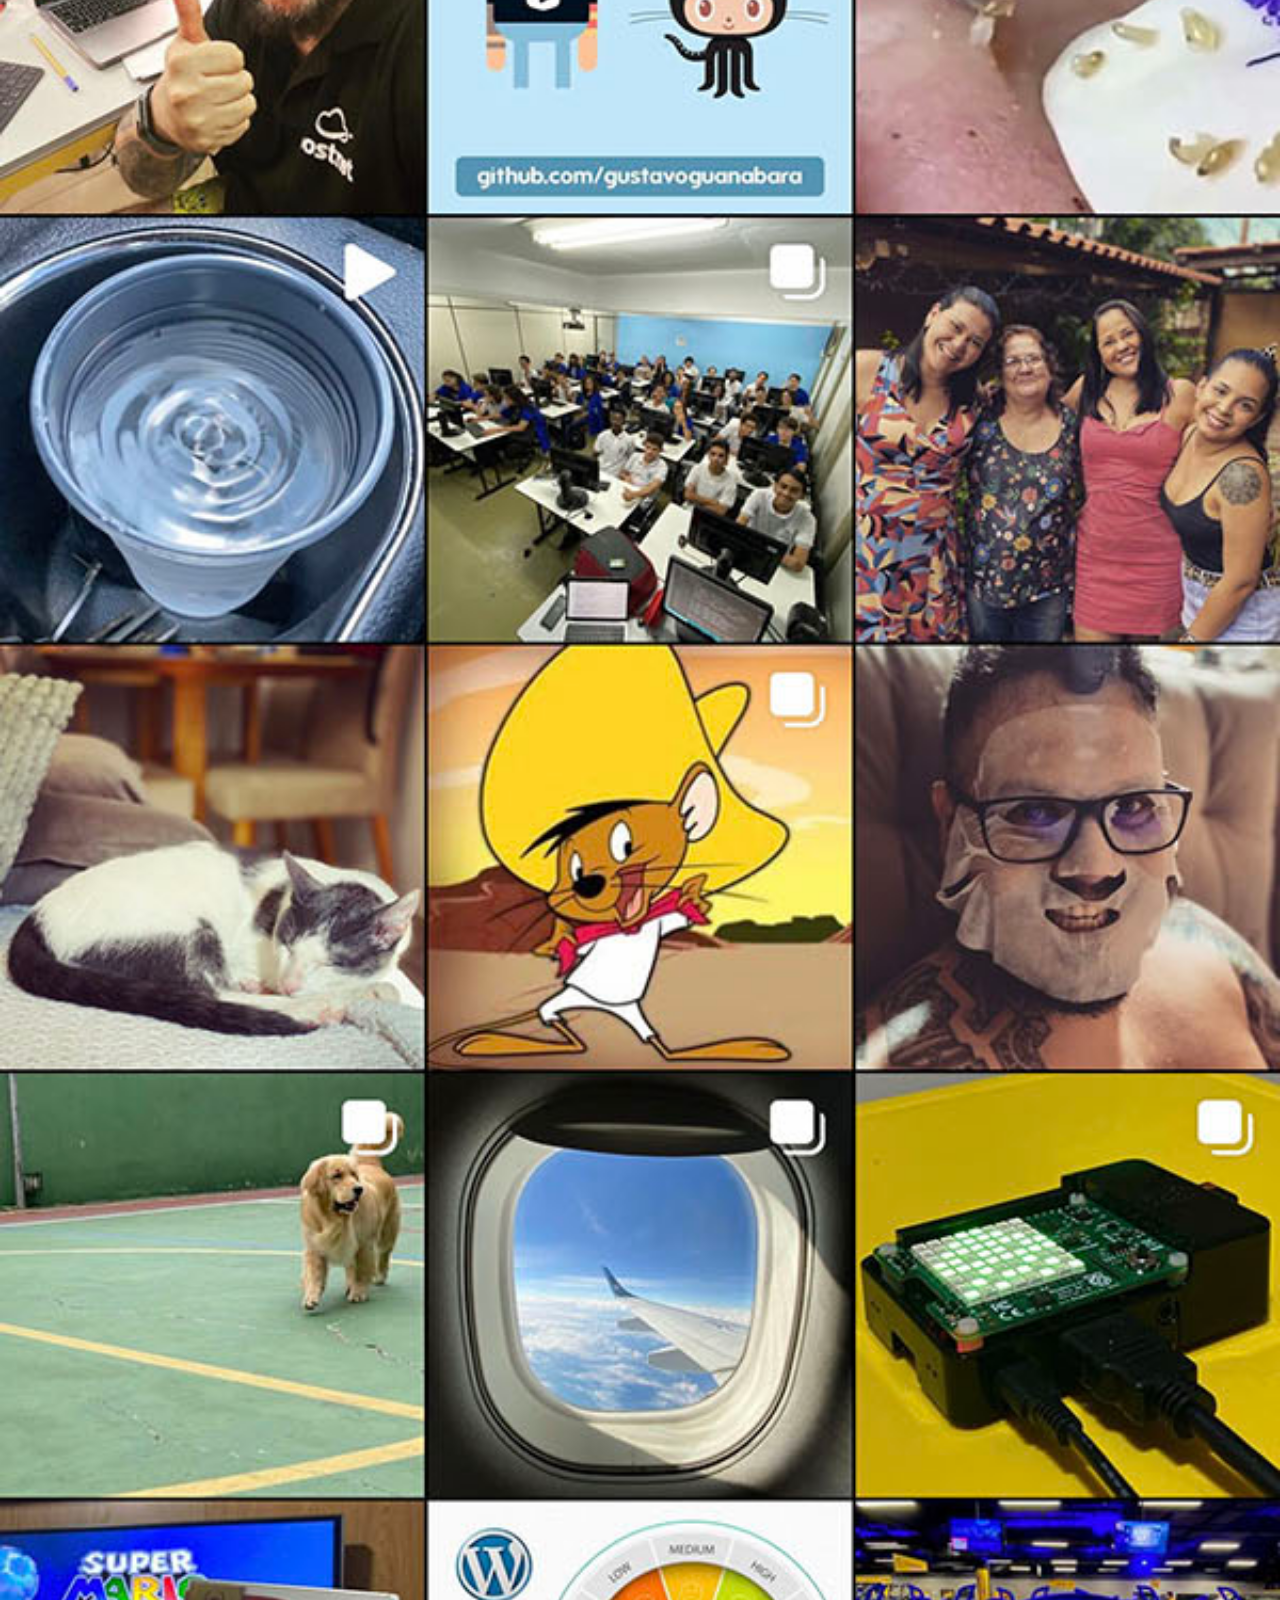
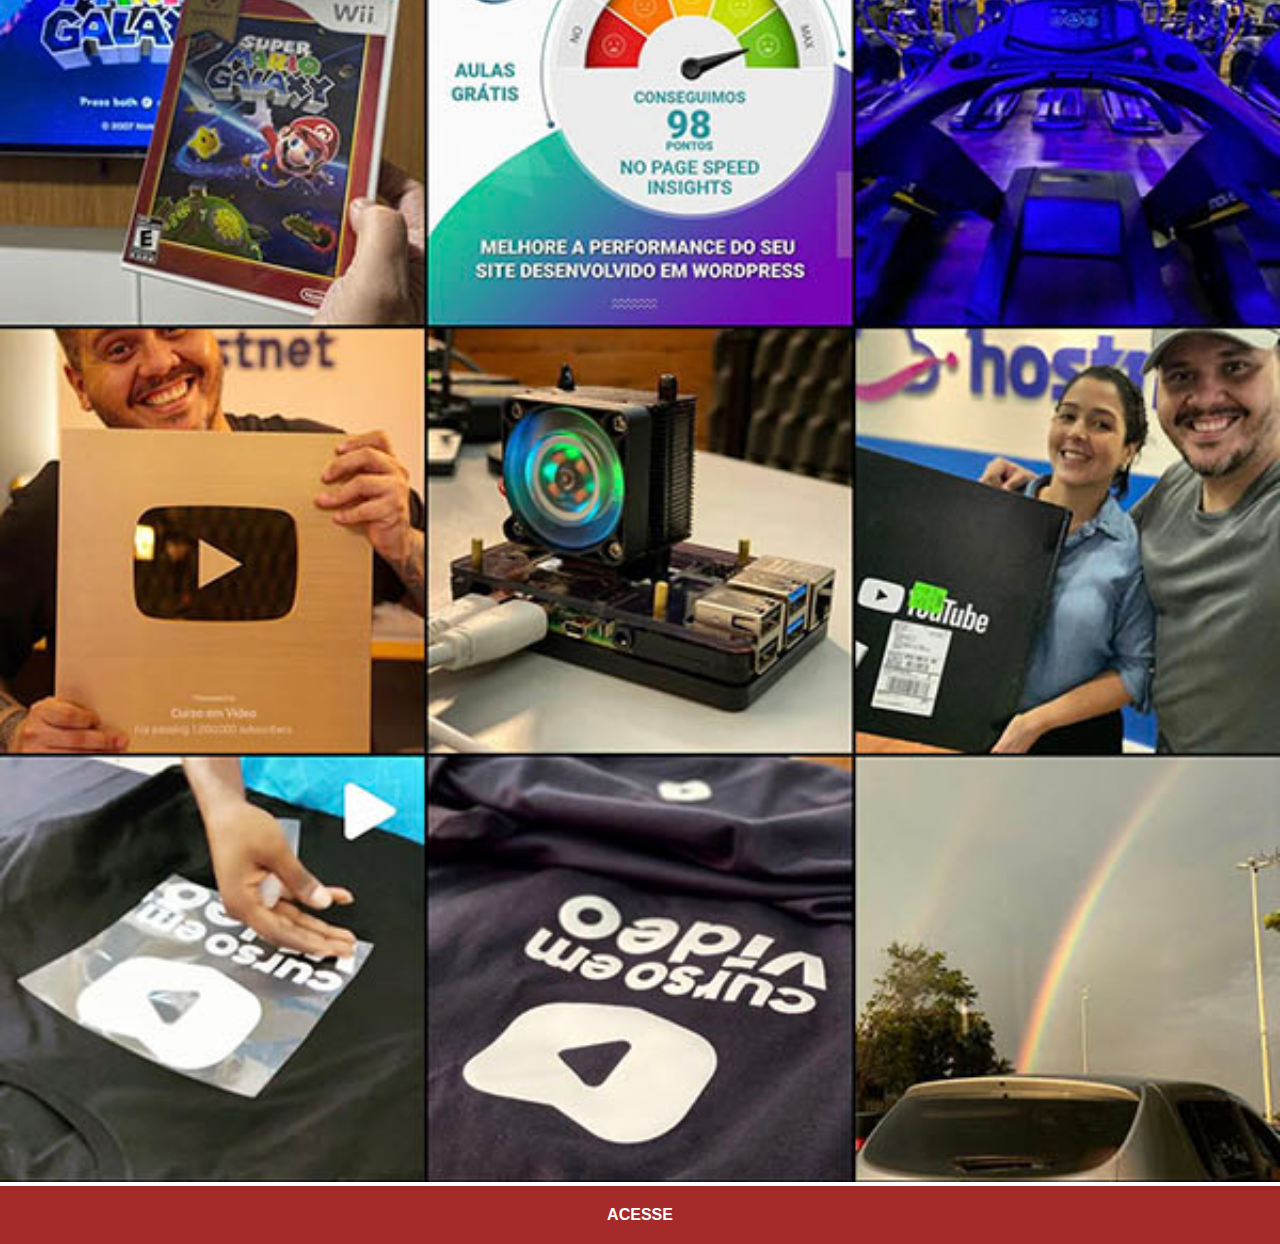
<file: instagram.html>
<!DOCTYPE html>
<html lang="en">
<head>
    <meta charset="UTF-8">
    <meta name="viewport" content="width=device-width, initial-scale=1.0">
    <link rel="stylesheet" href="estilo/social.css">
    <title>Instagram</title>
</head>
<body>
    <img src="imagens/tela-instagram.jpg" alt="">
    <a href="https://www.instagram.com/nicol.maxi04/" target="_blank">ACESSE</a>
</body>
</html>
</file>
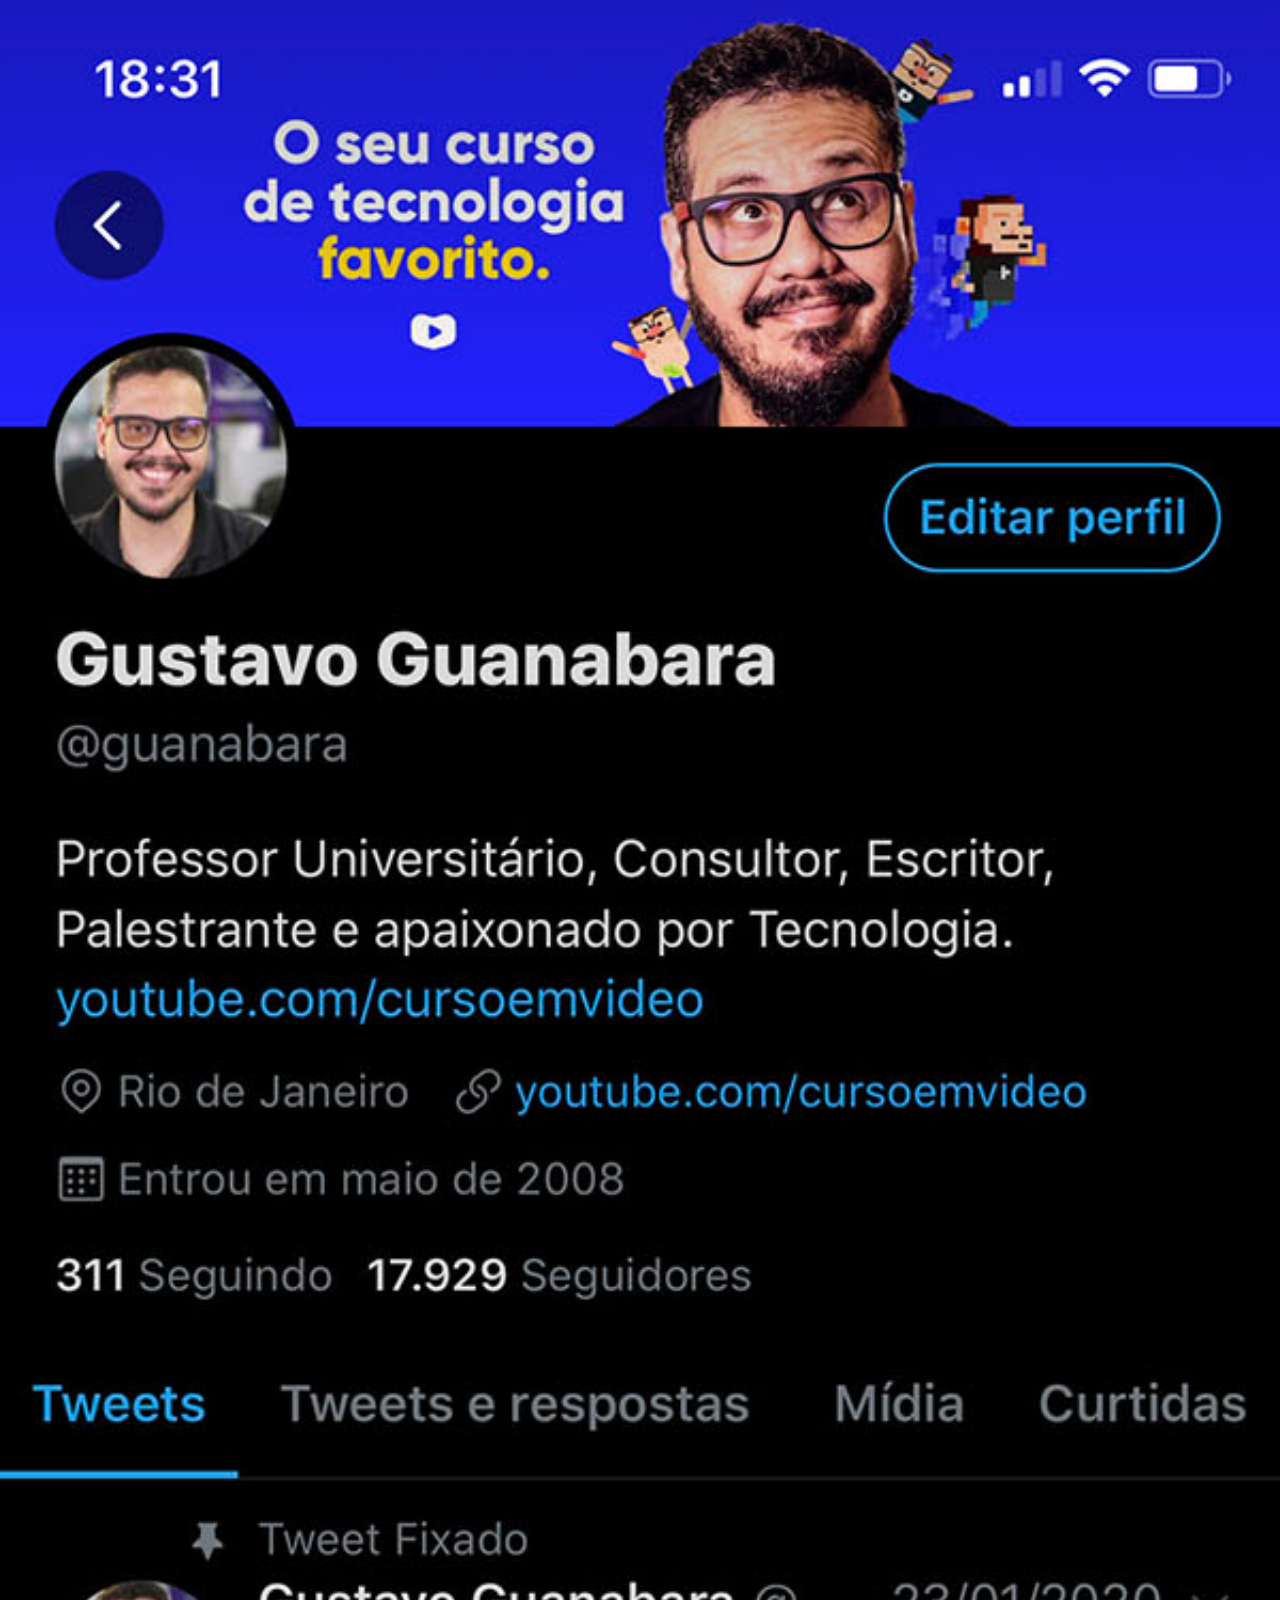
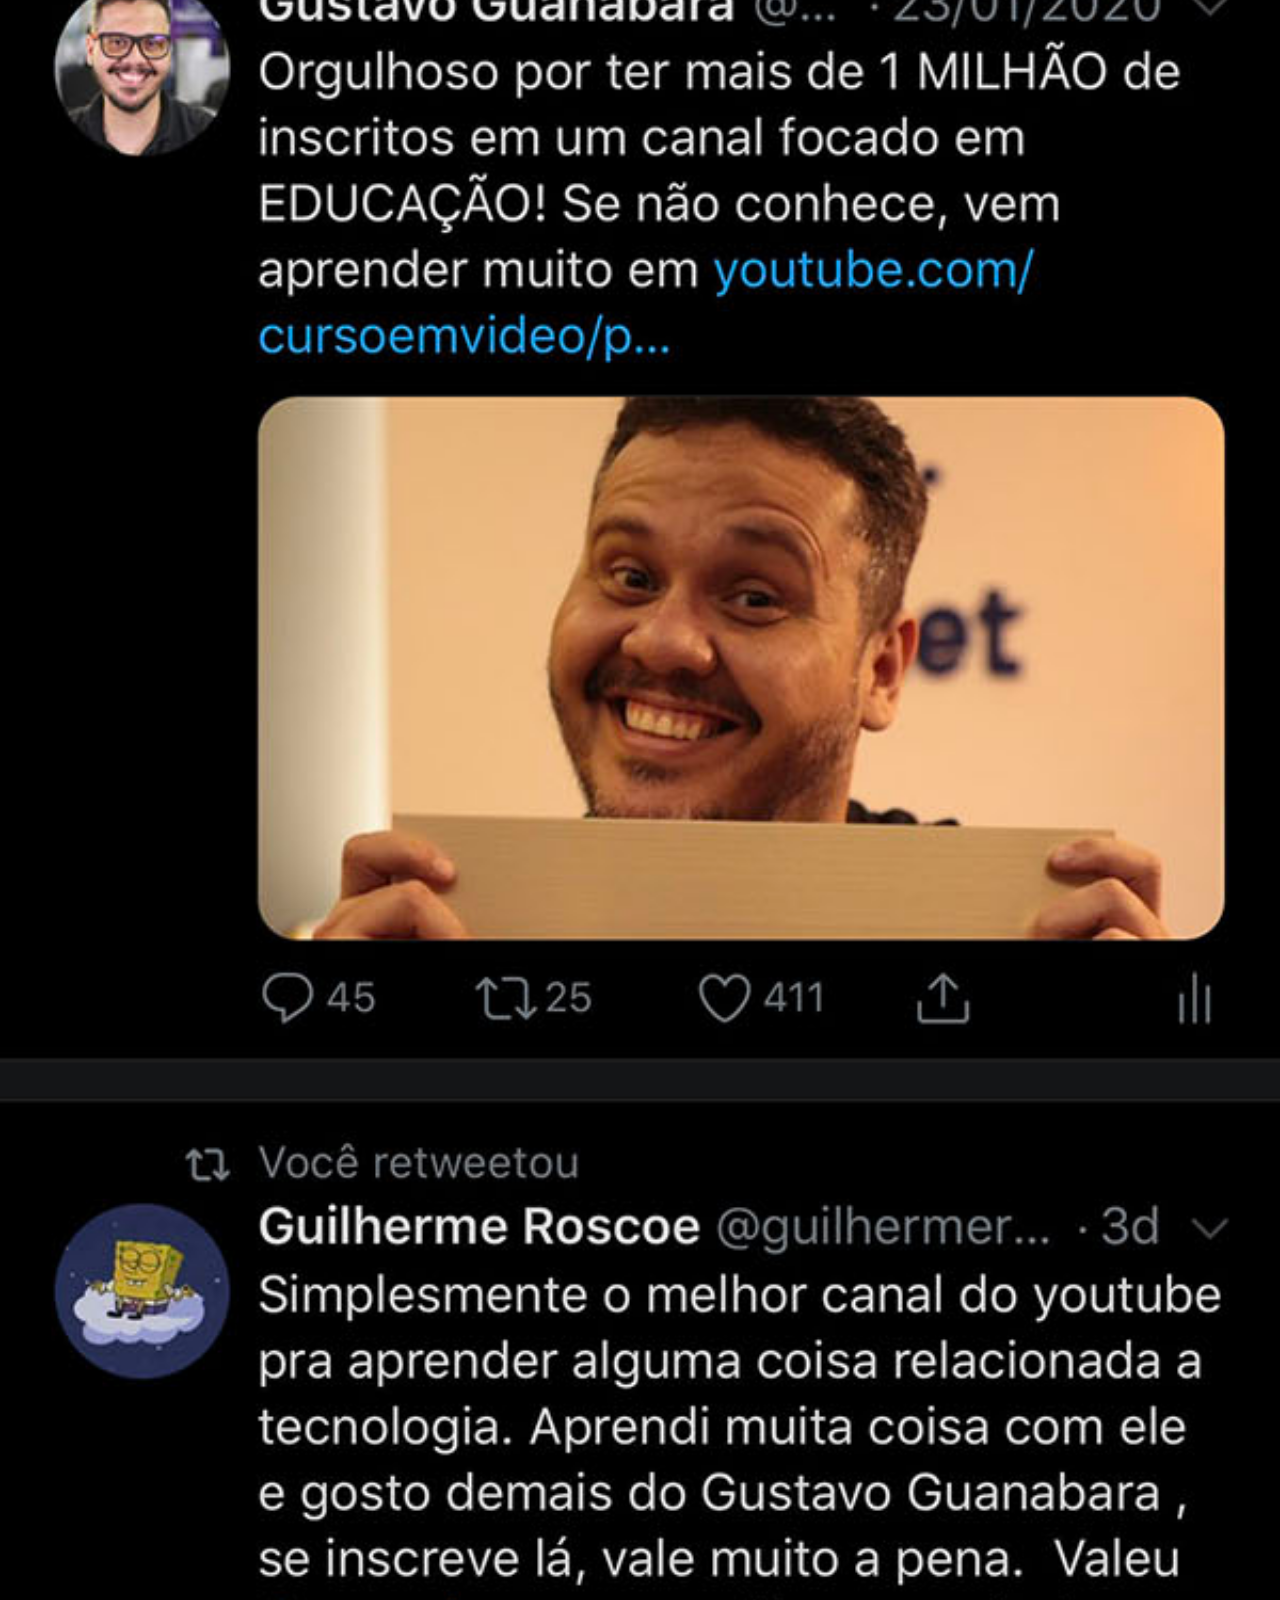
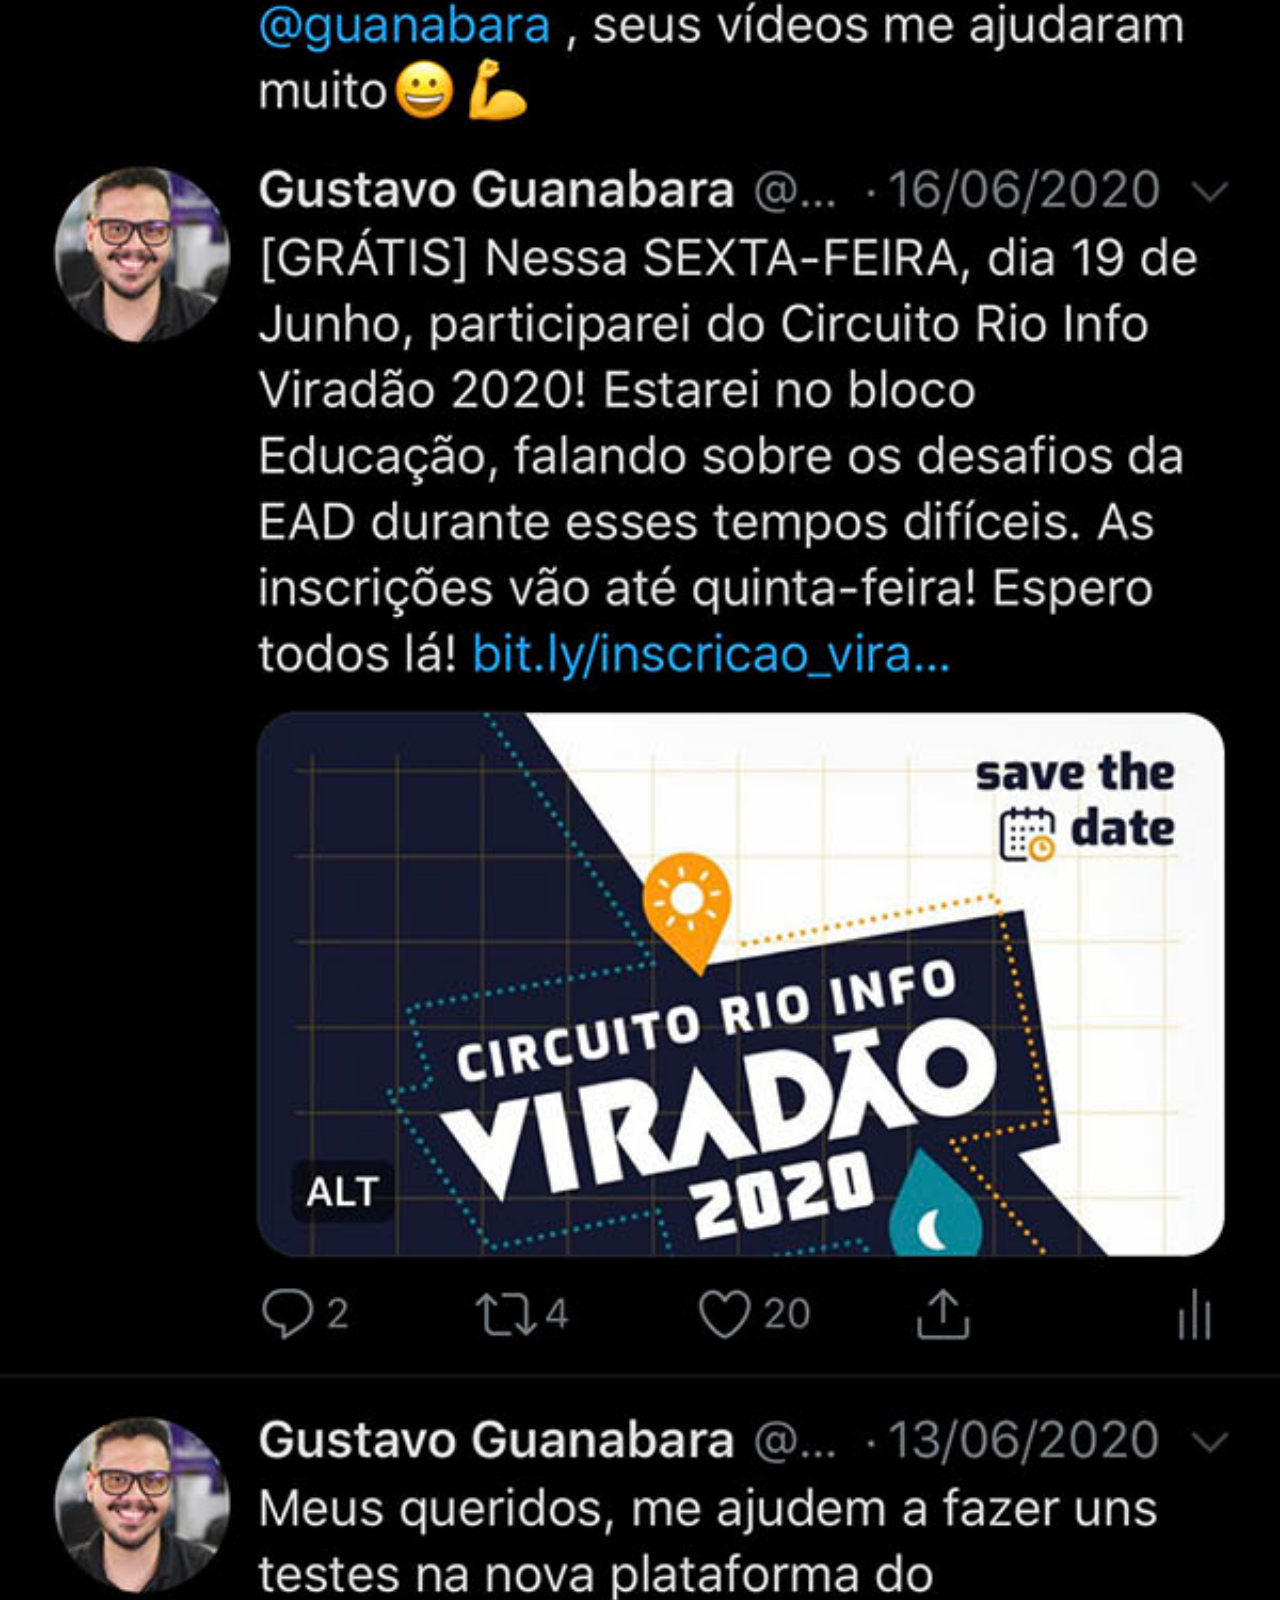
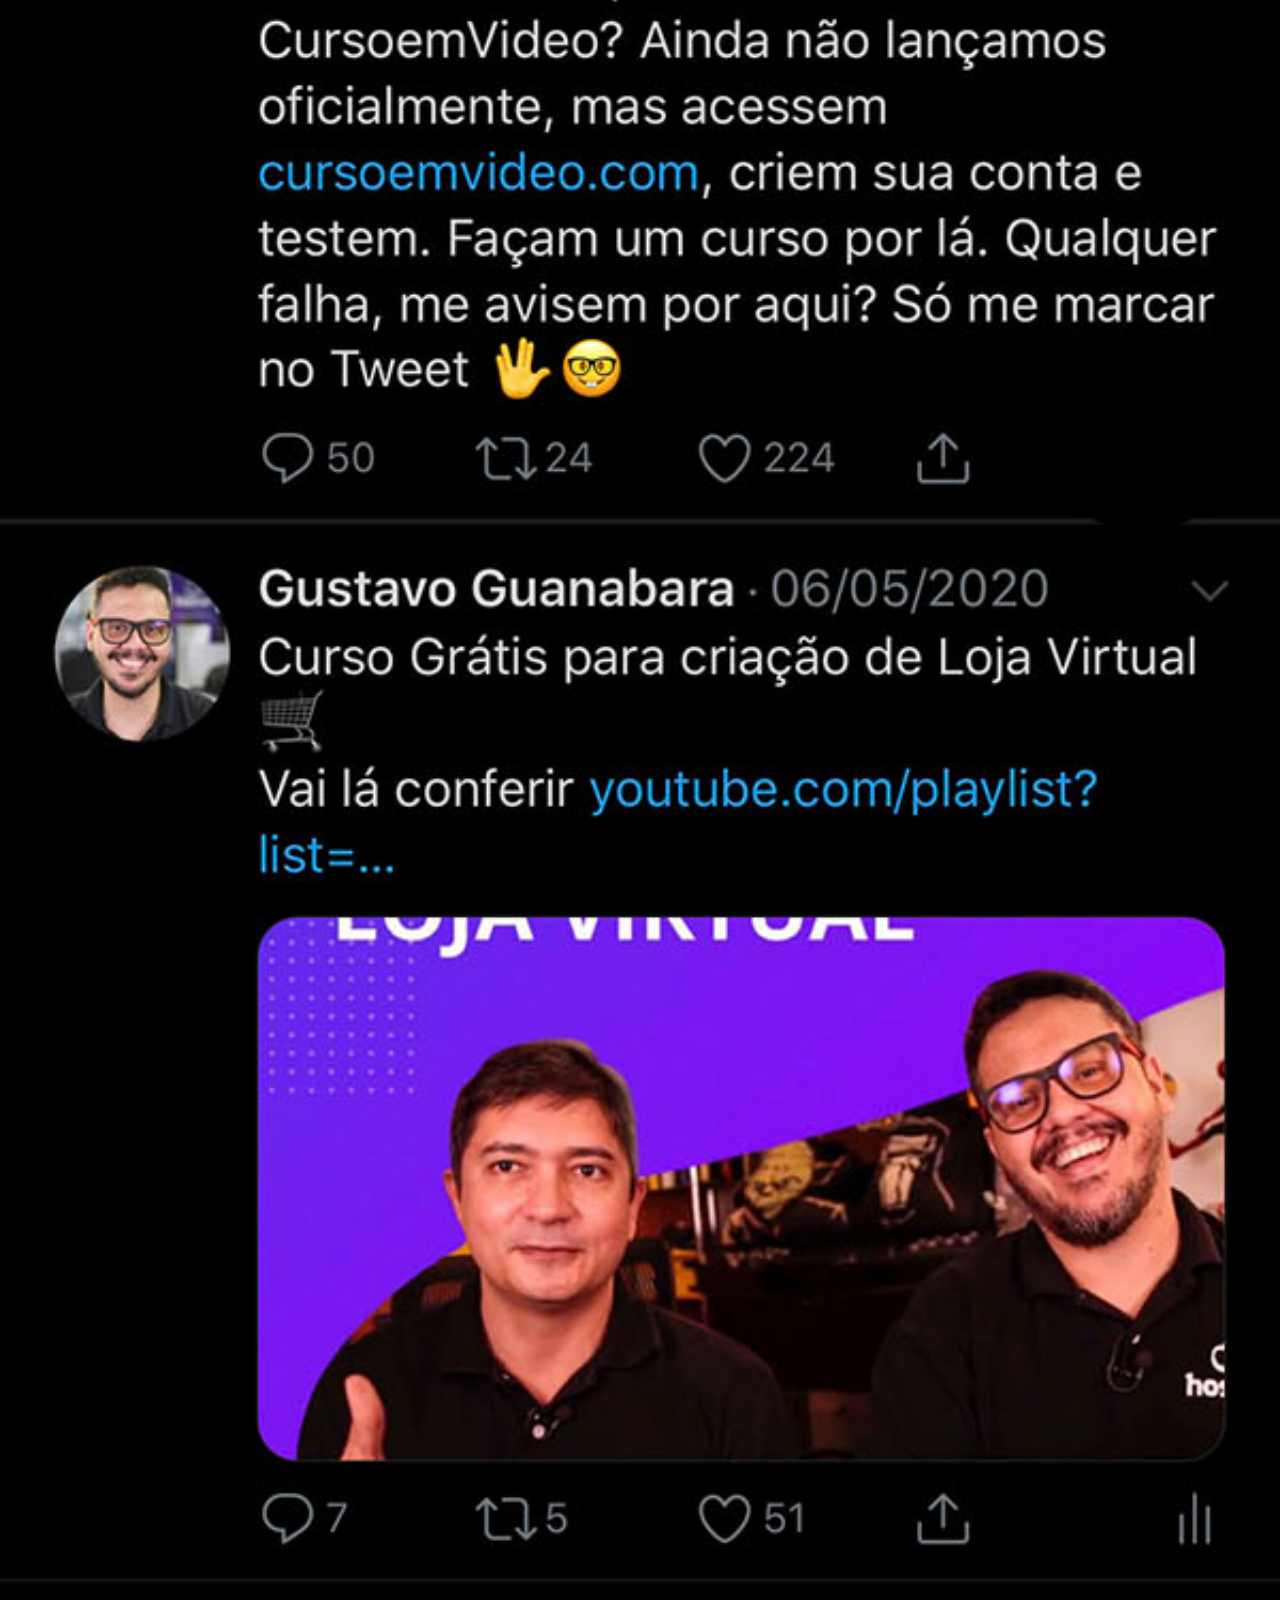
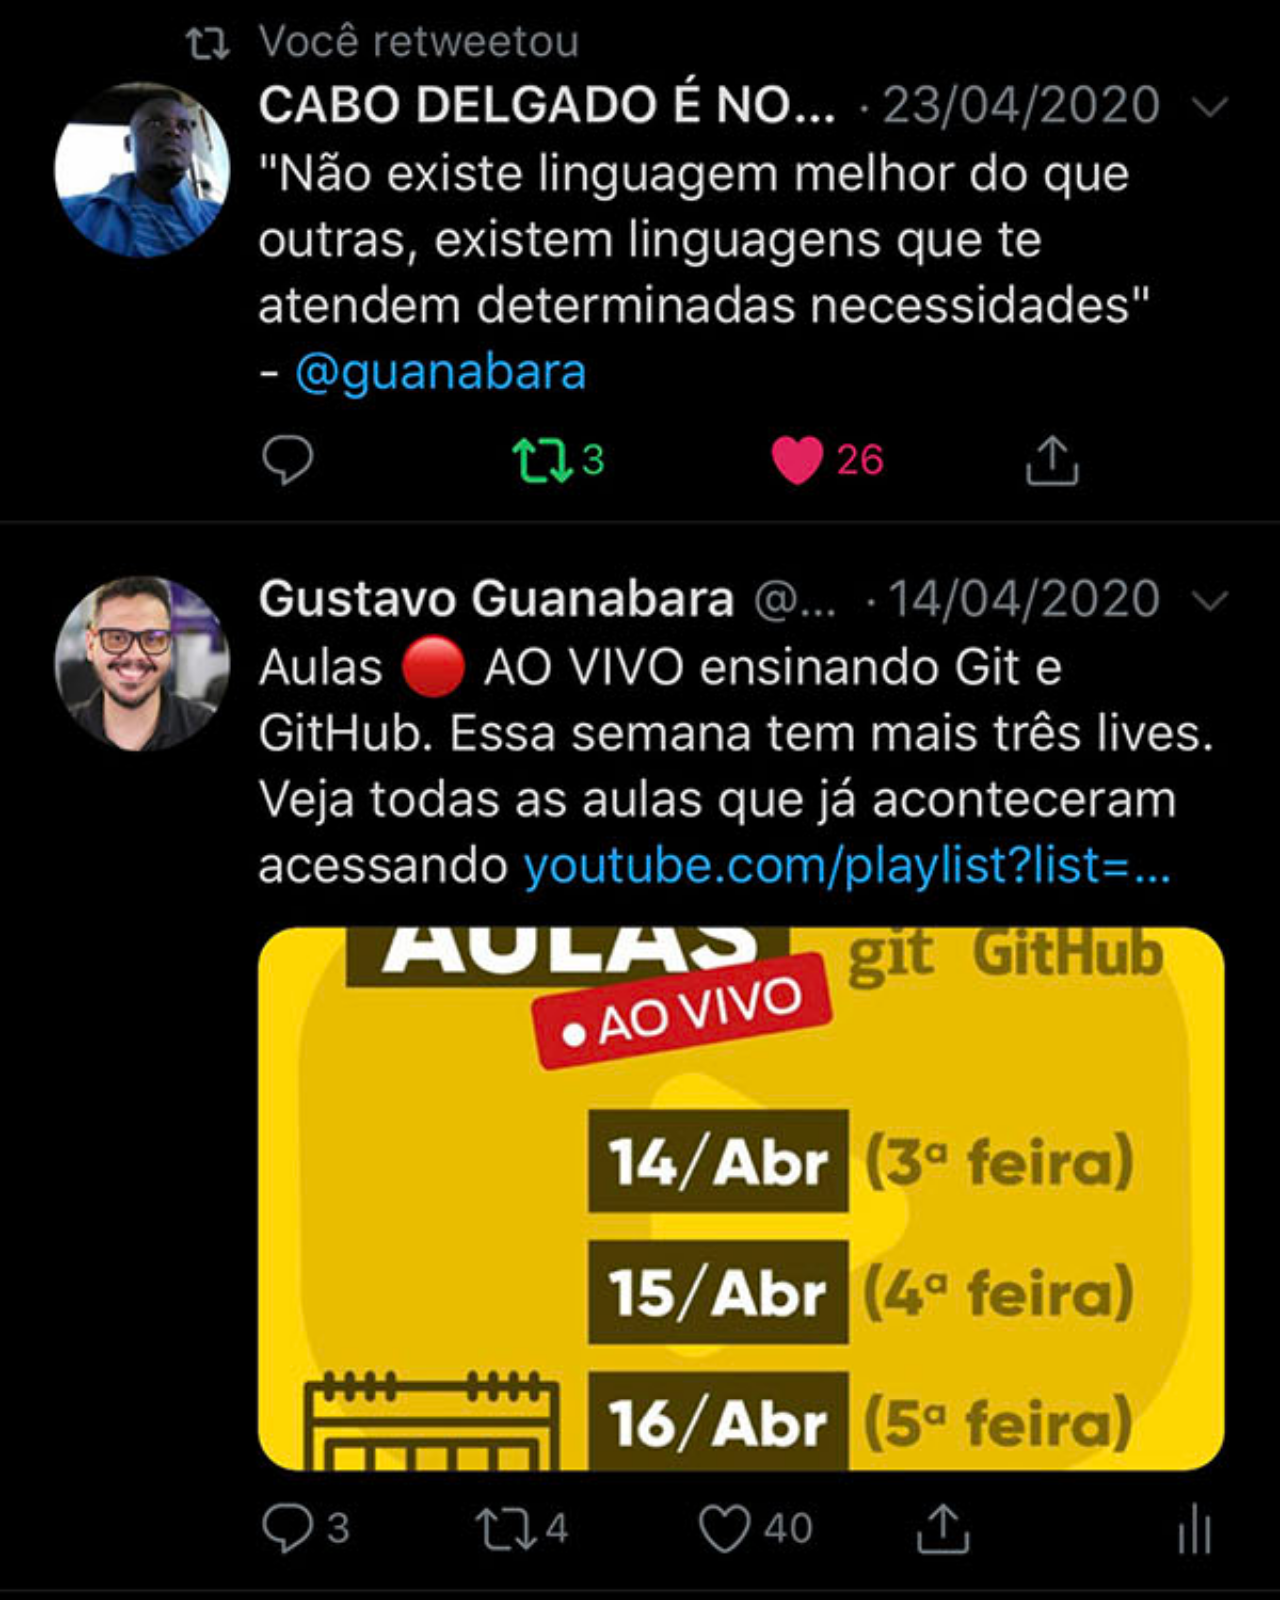
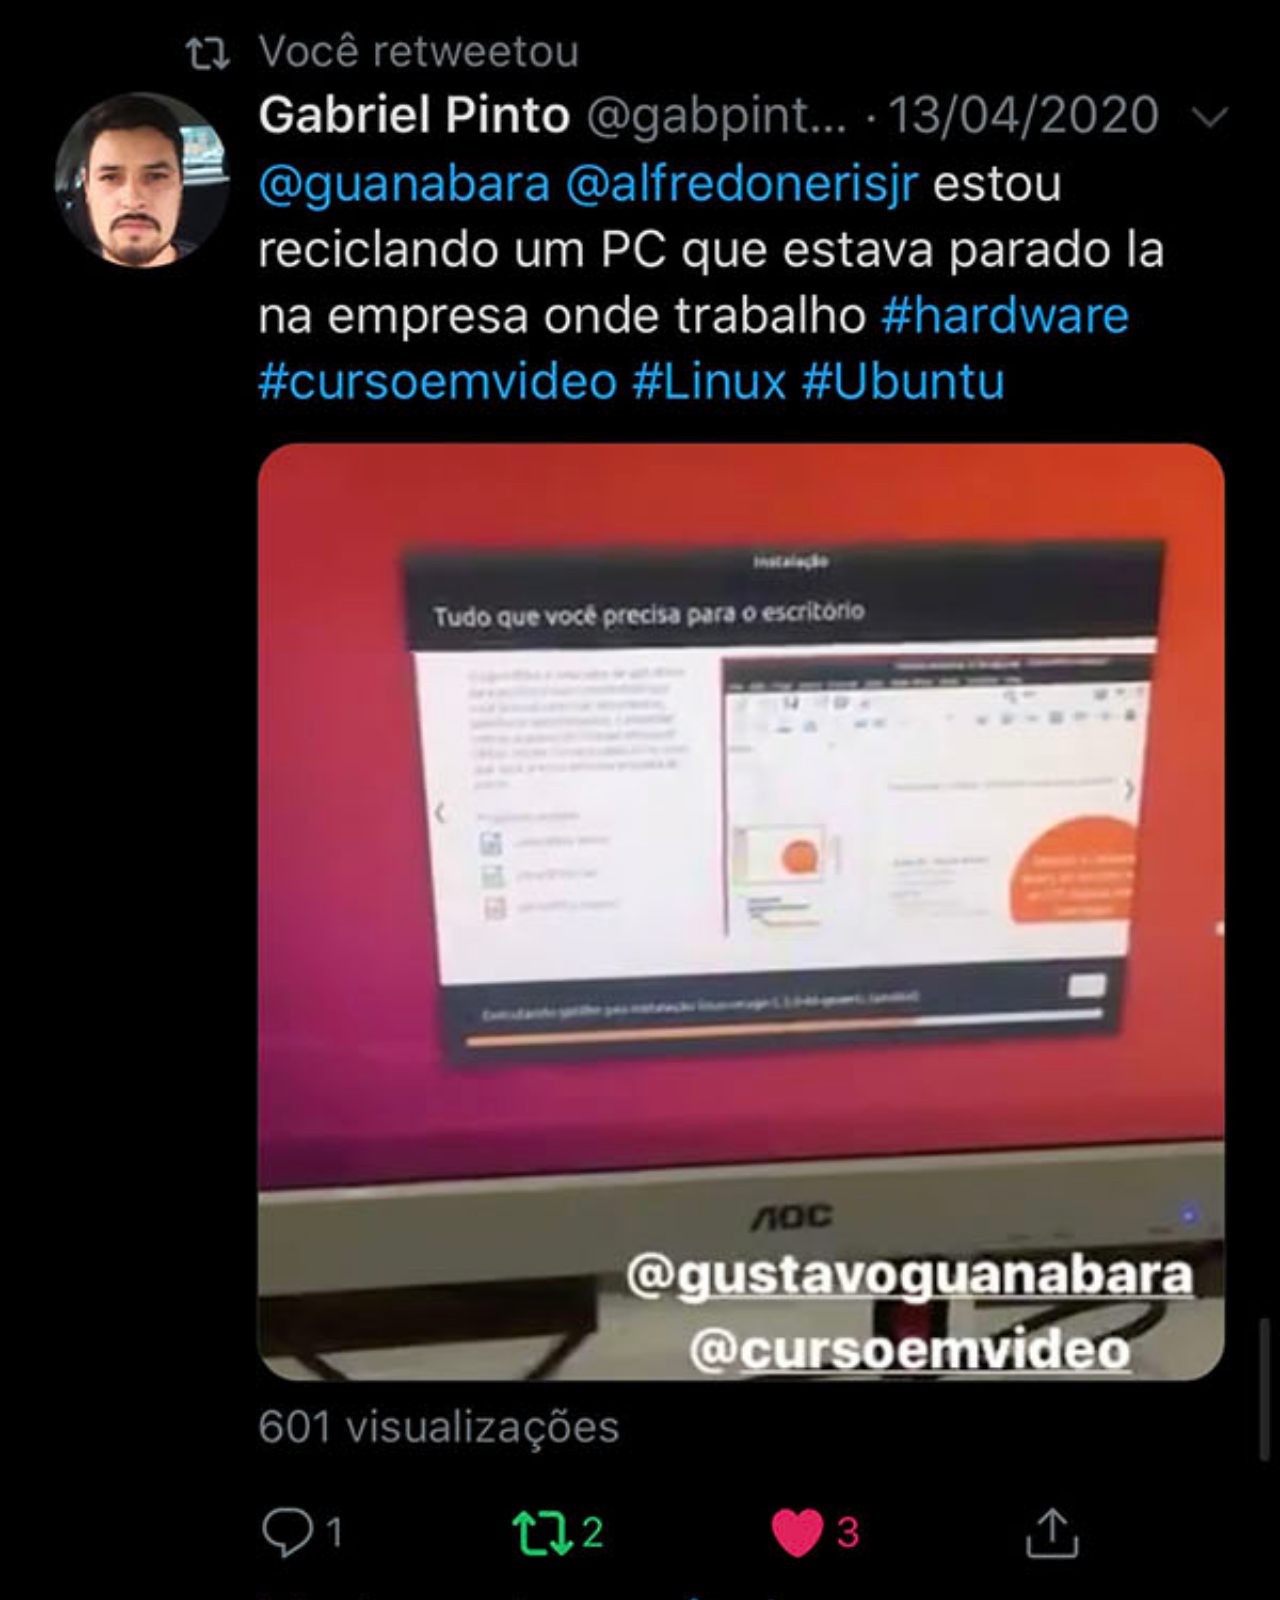
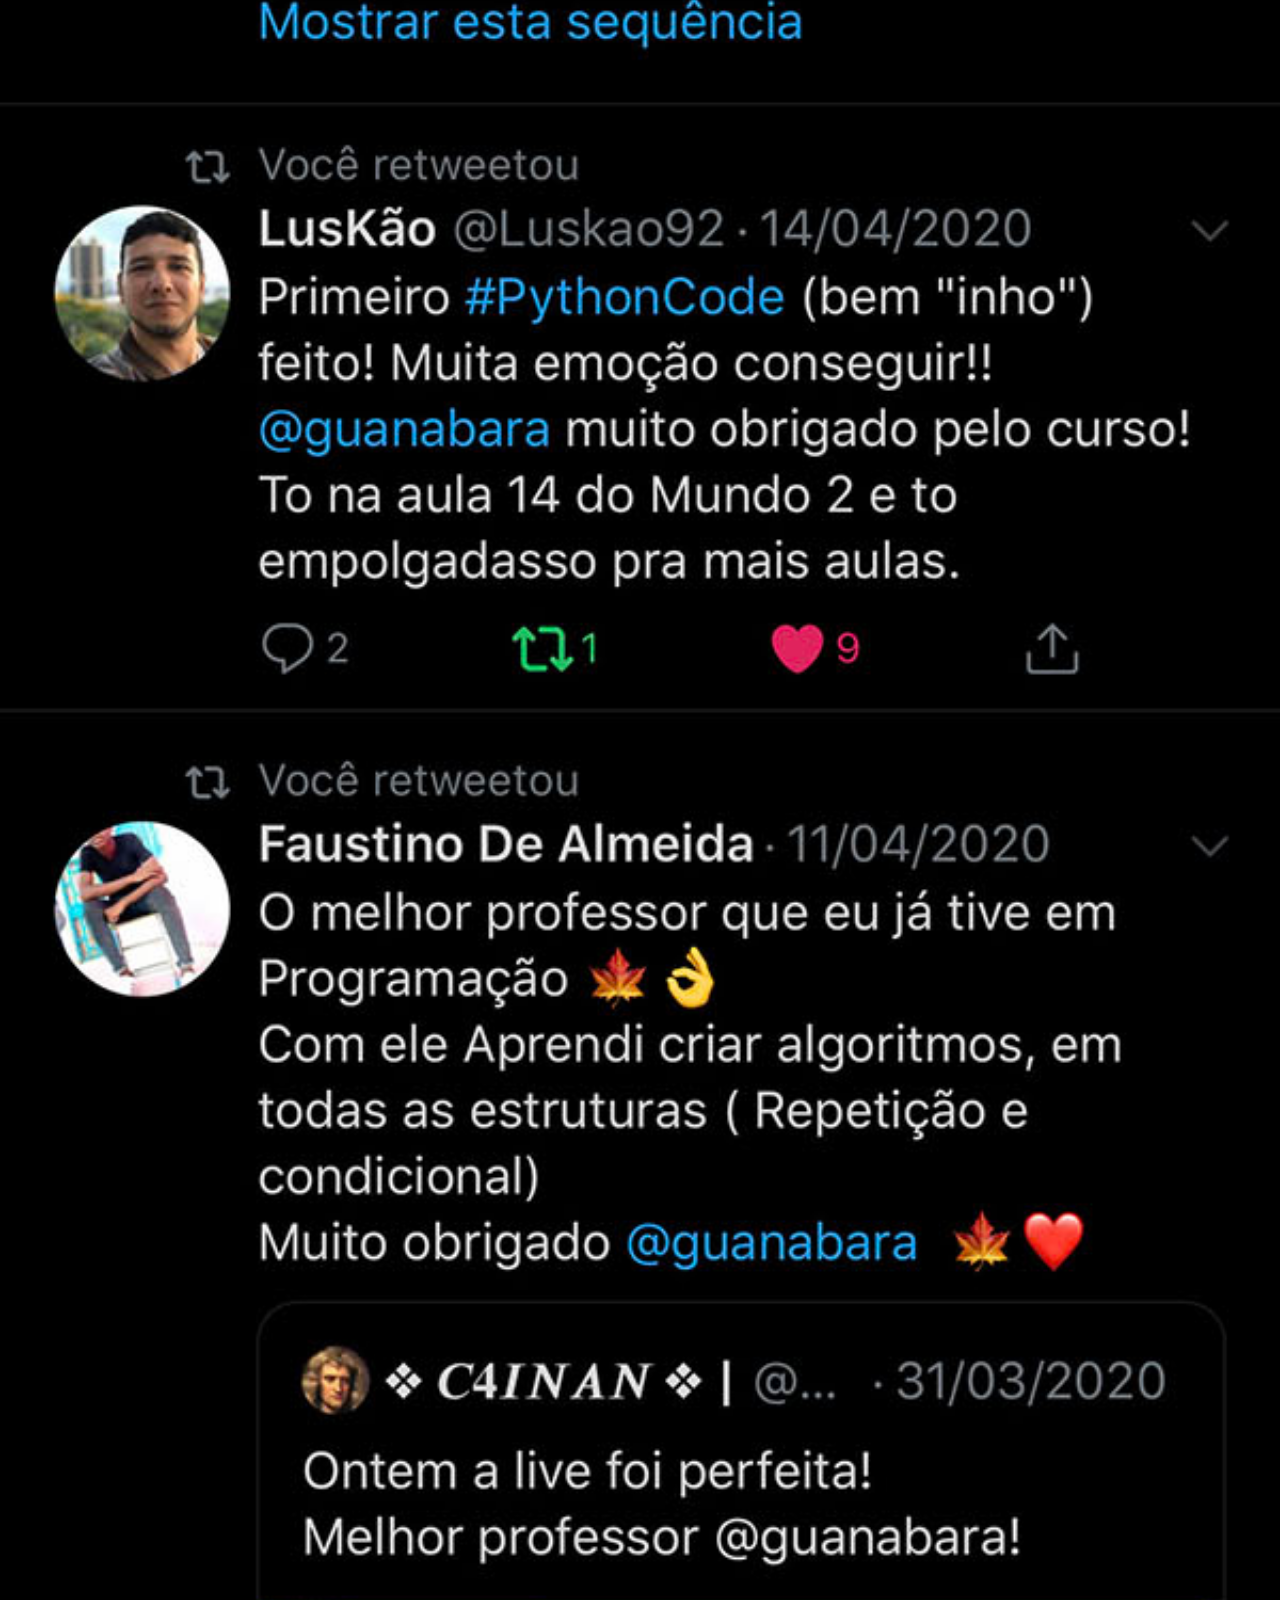
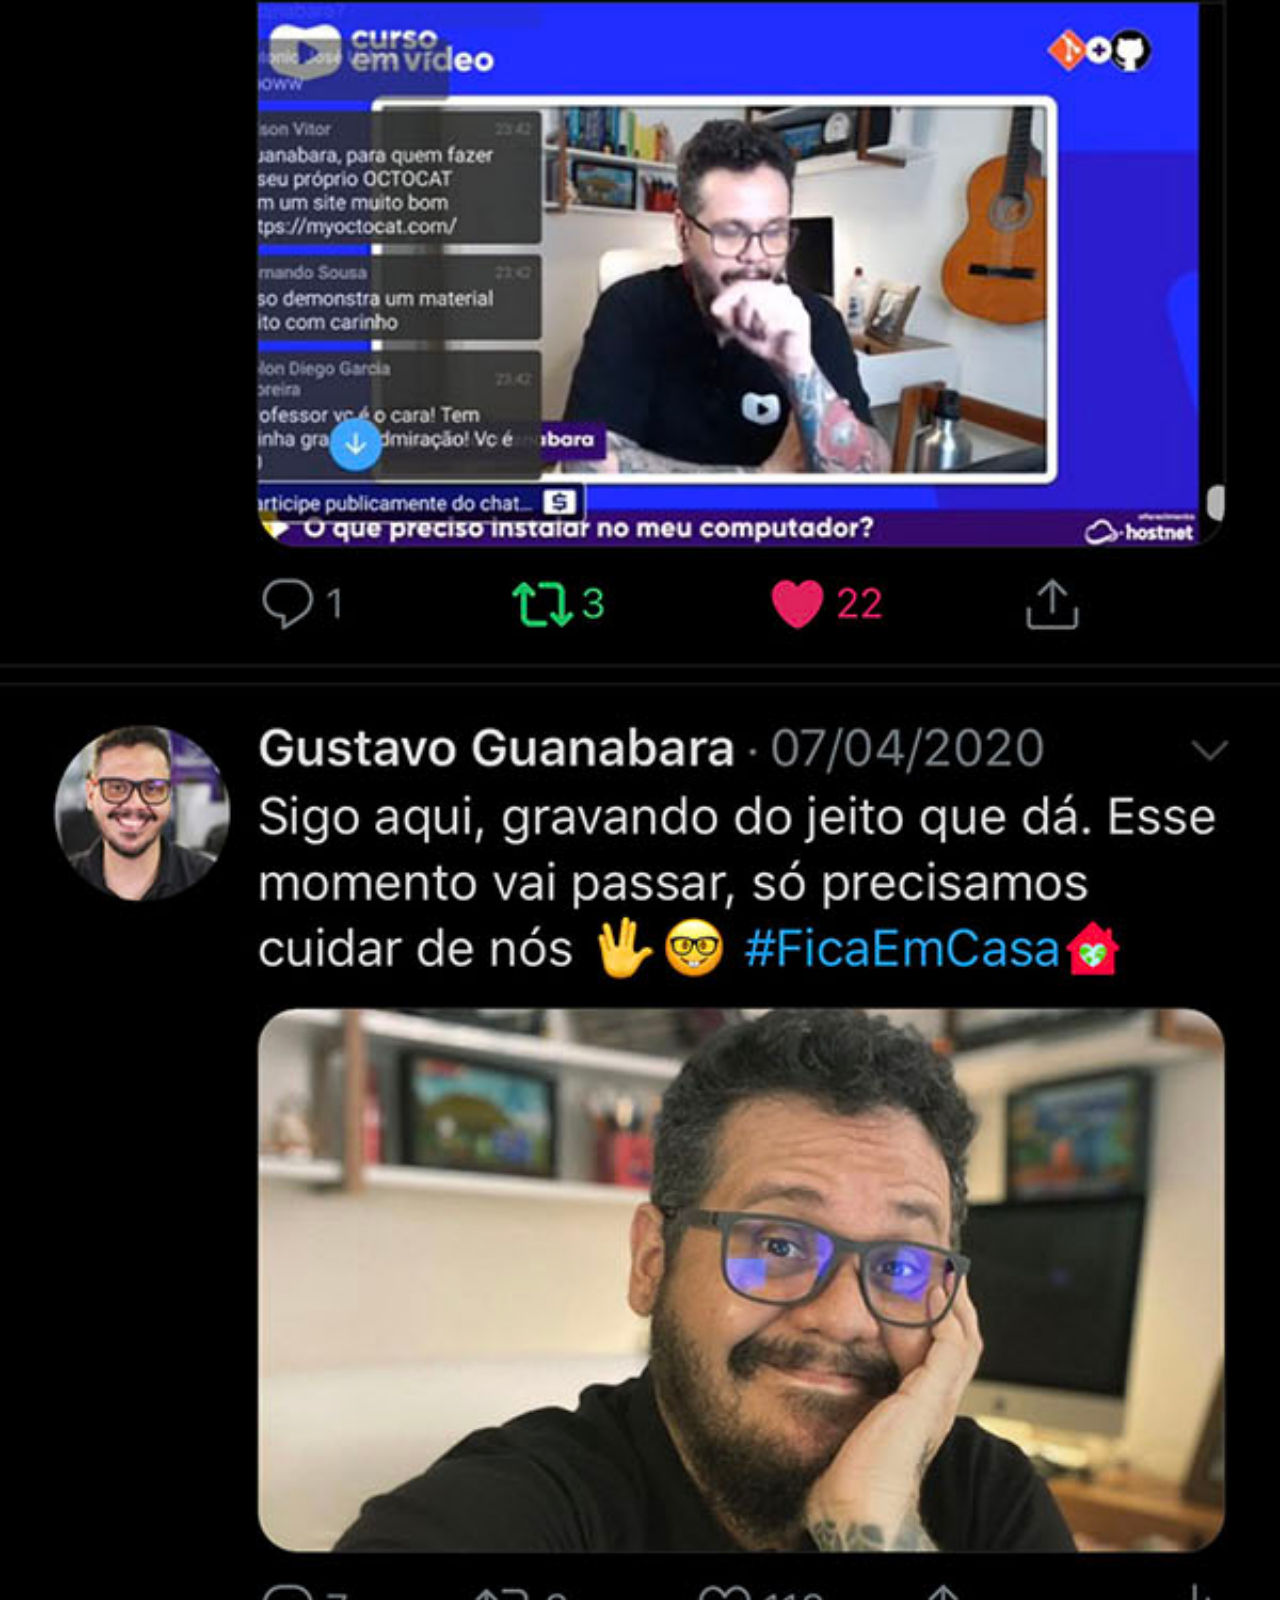
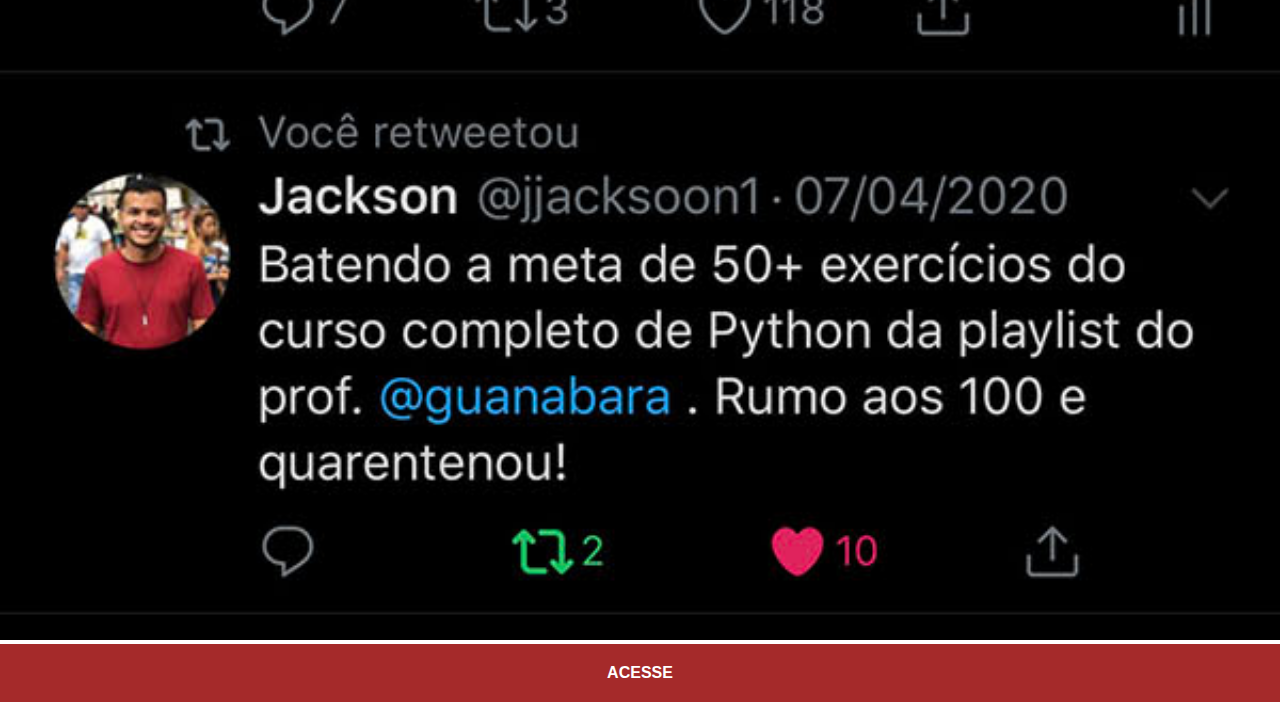
<file: twitter.html>
<!DOCTYPE html>
<html lang="en">
<head>
    <meta charset="UTF-8">
    <meta name="viewport" content="width=device-width, initial-scale=1.0">
    <link rel="stylesheet" href="estilo/social.css">
    <title>Twitter</title>
</head>
<body>
    <img src="imagens/tela-twitter.jpg" alt="">
    <a href="https://x.com/" target="_blank">ACESSE</a>
</body>
</html>
</file>
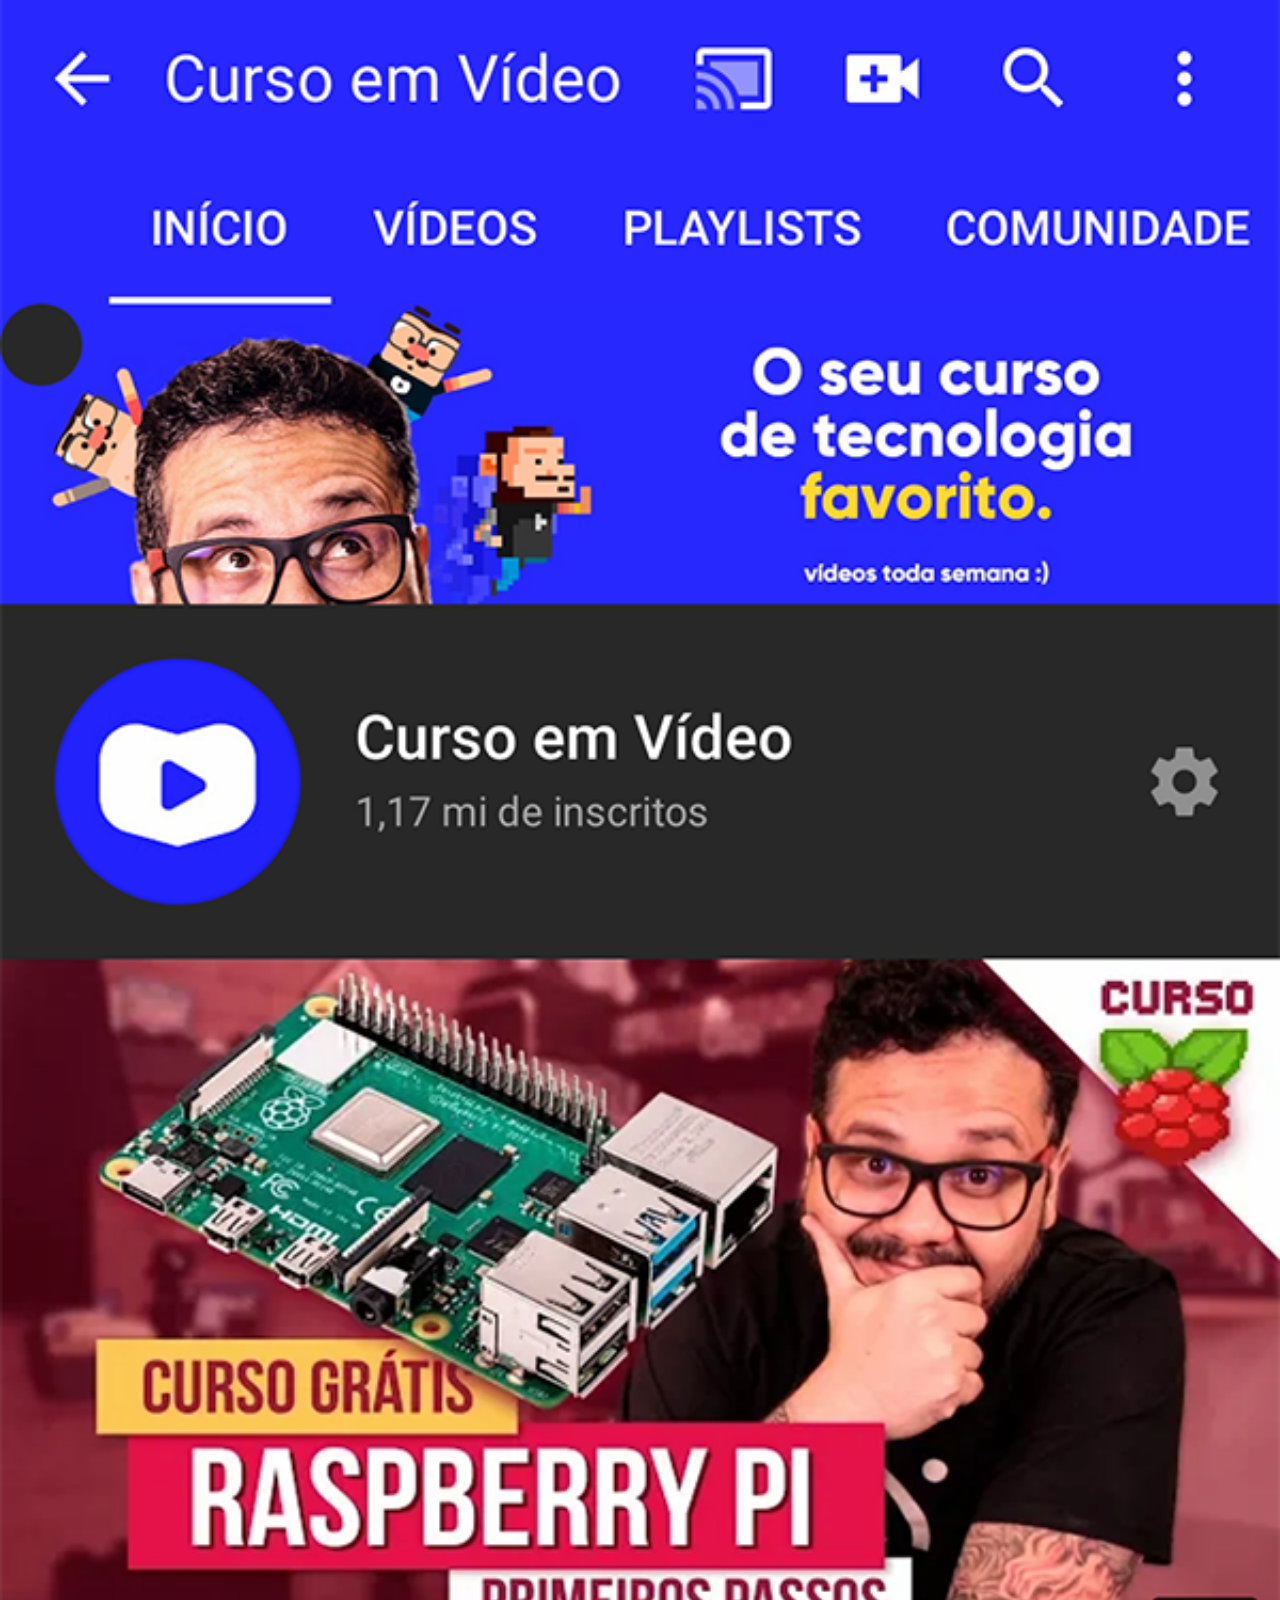
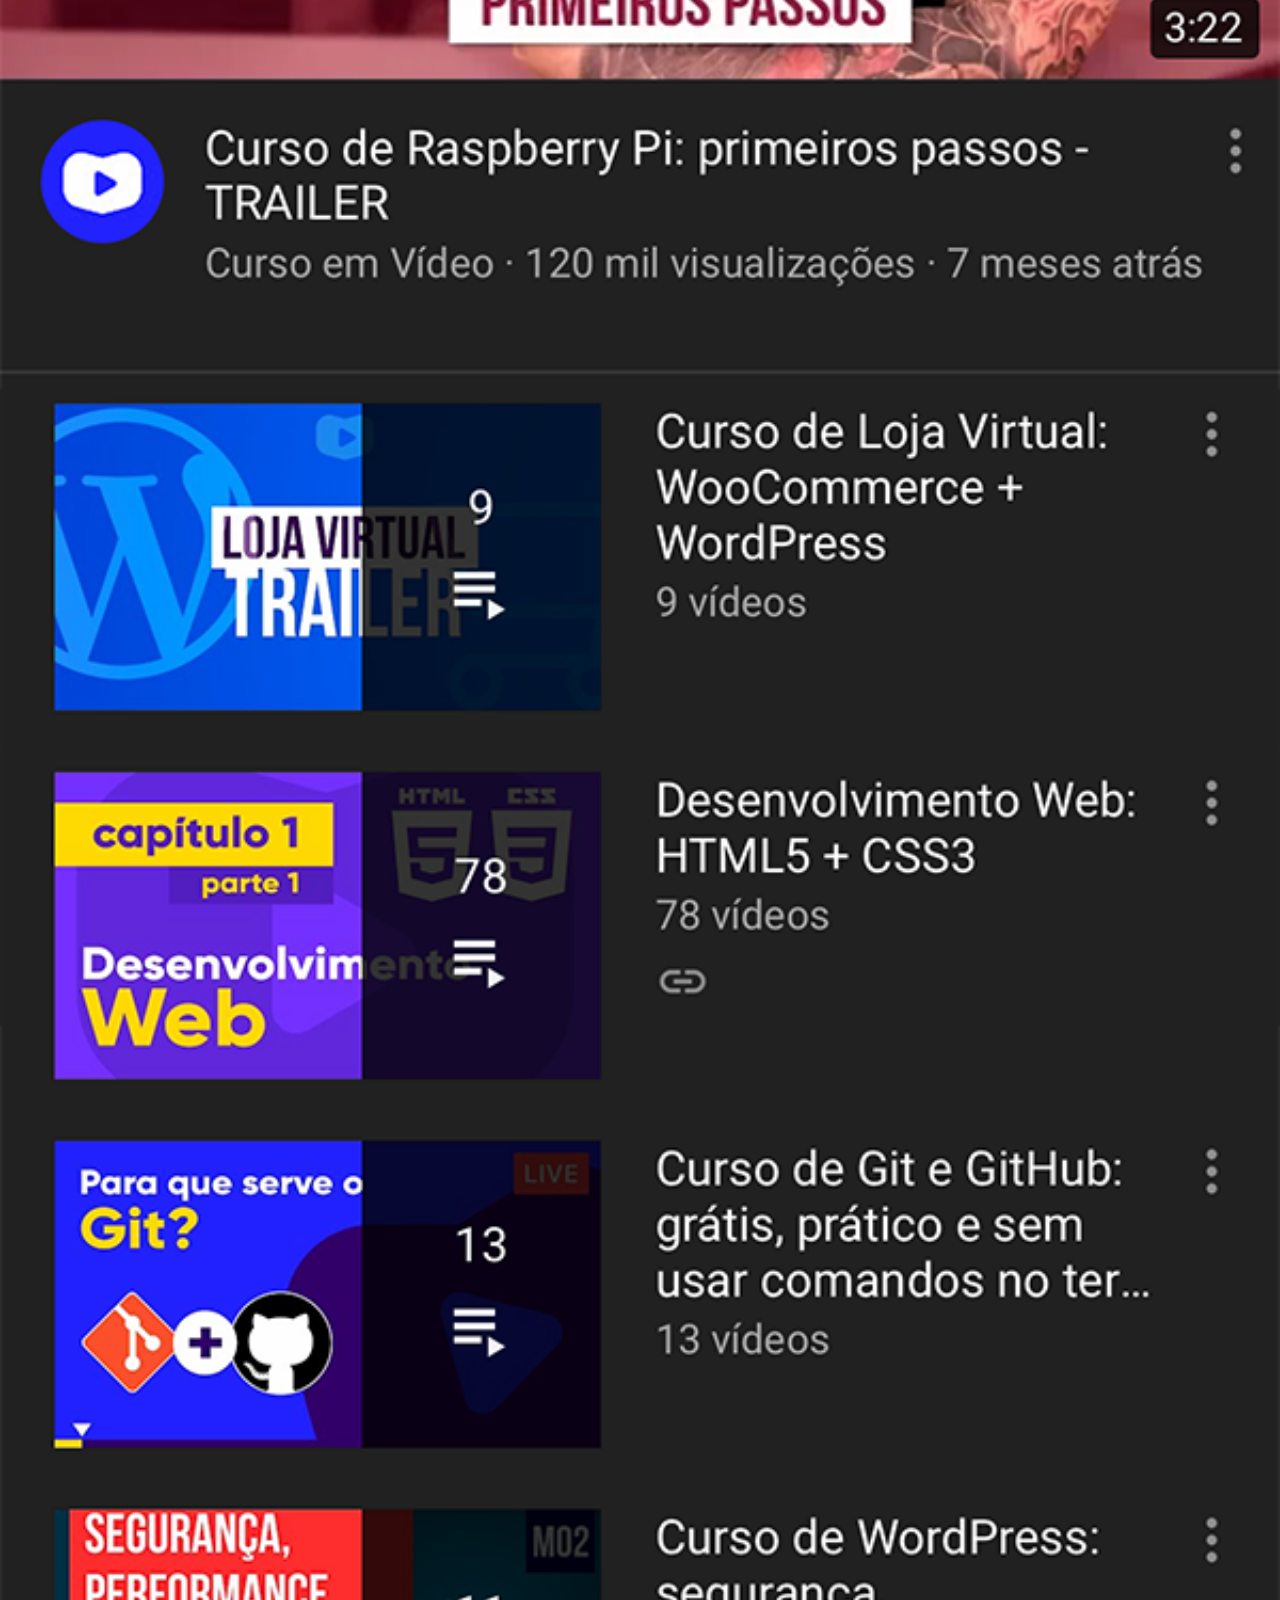
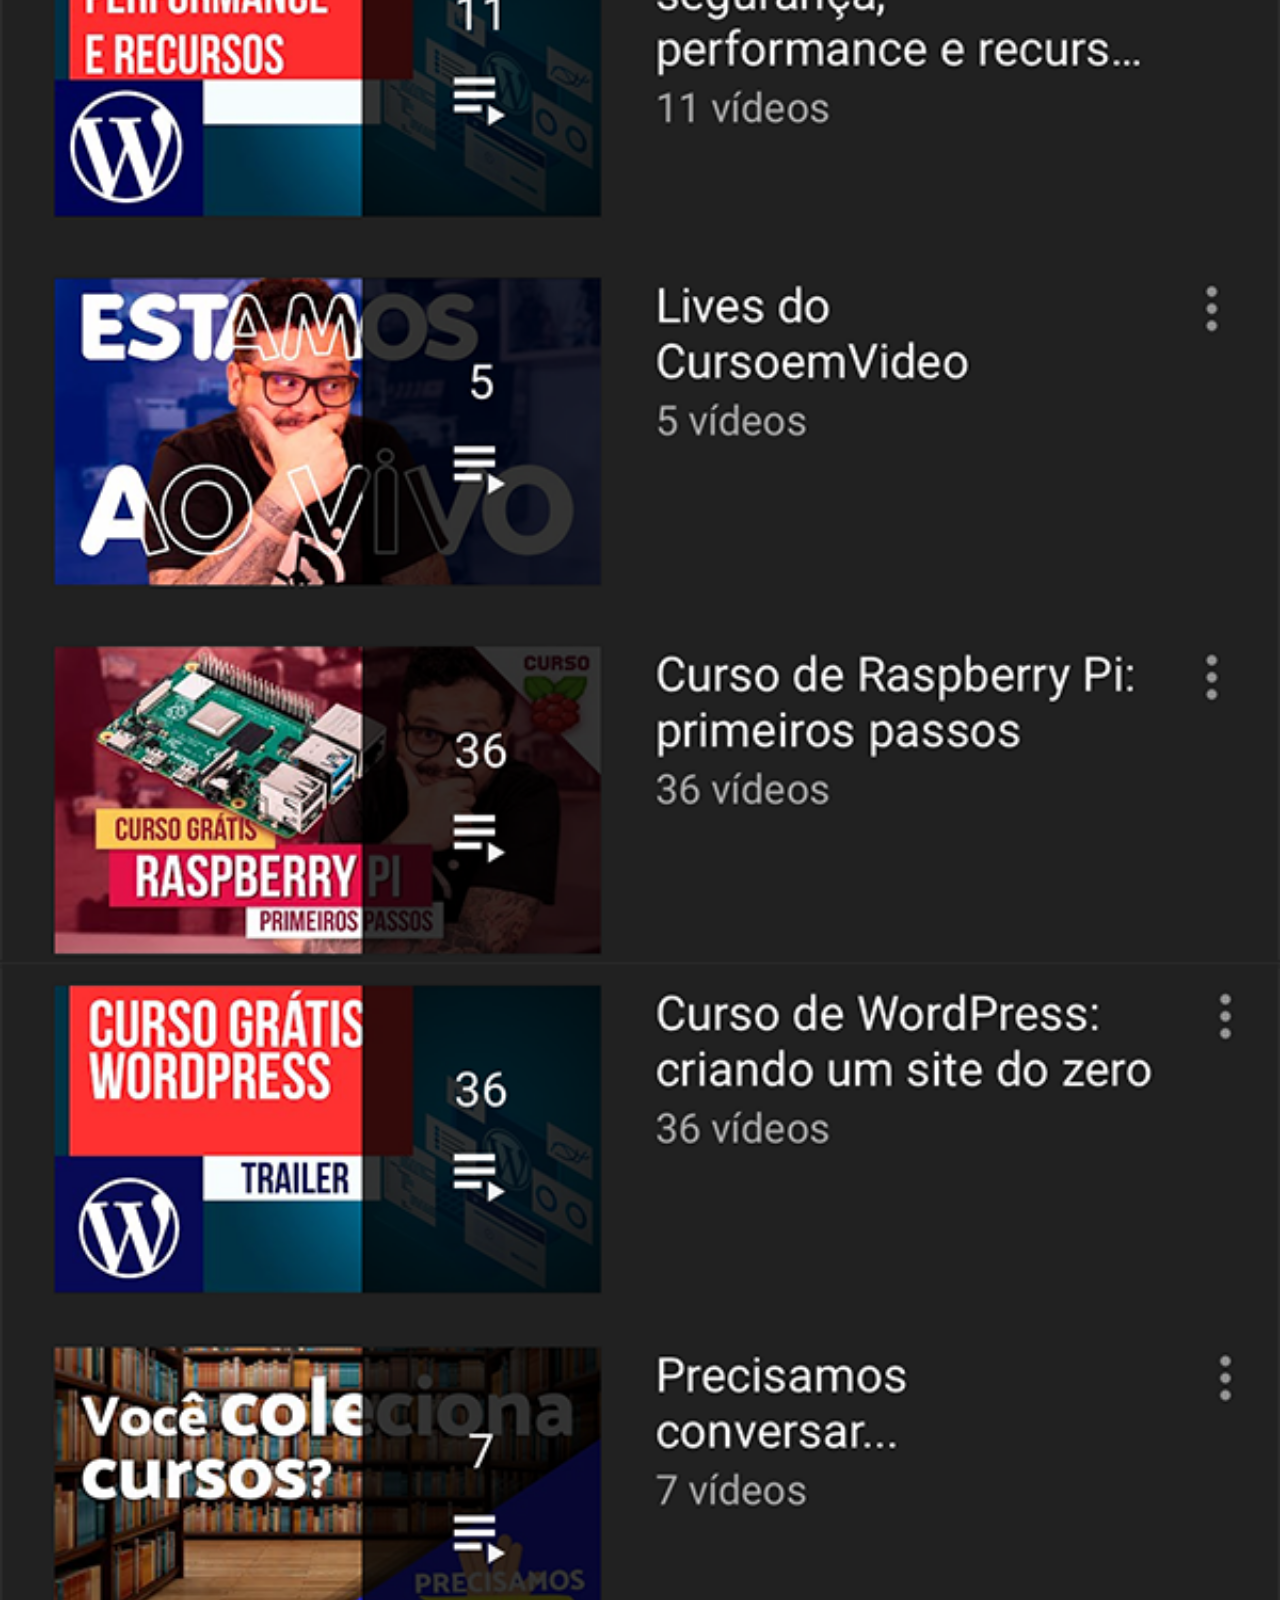
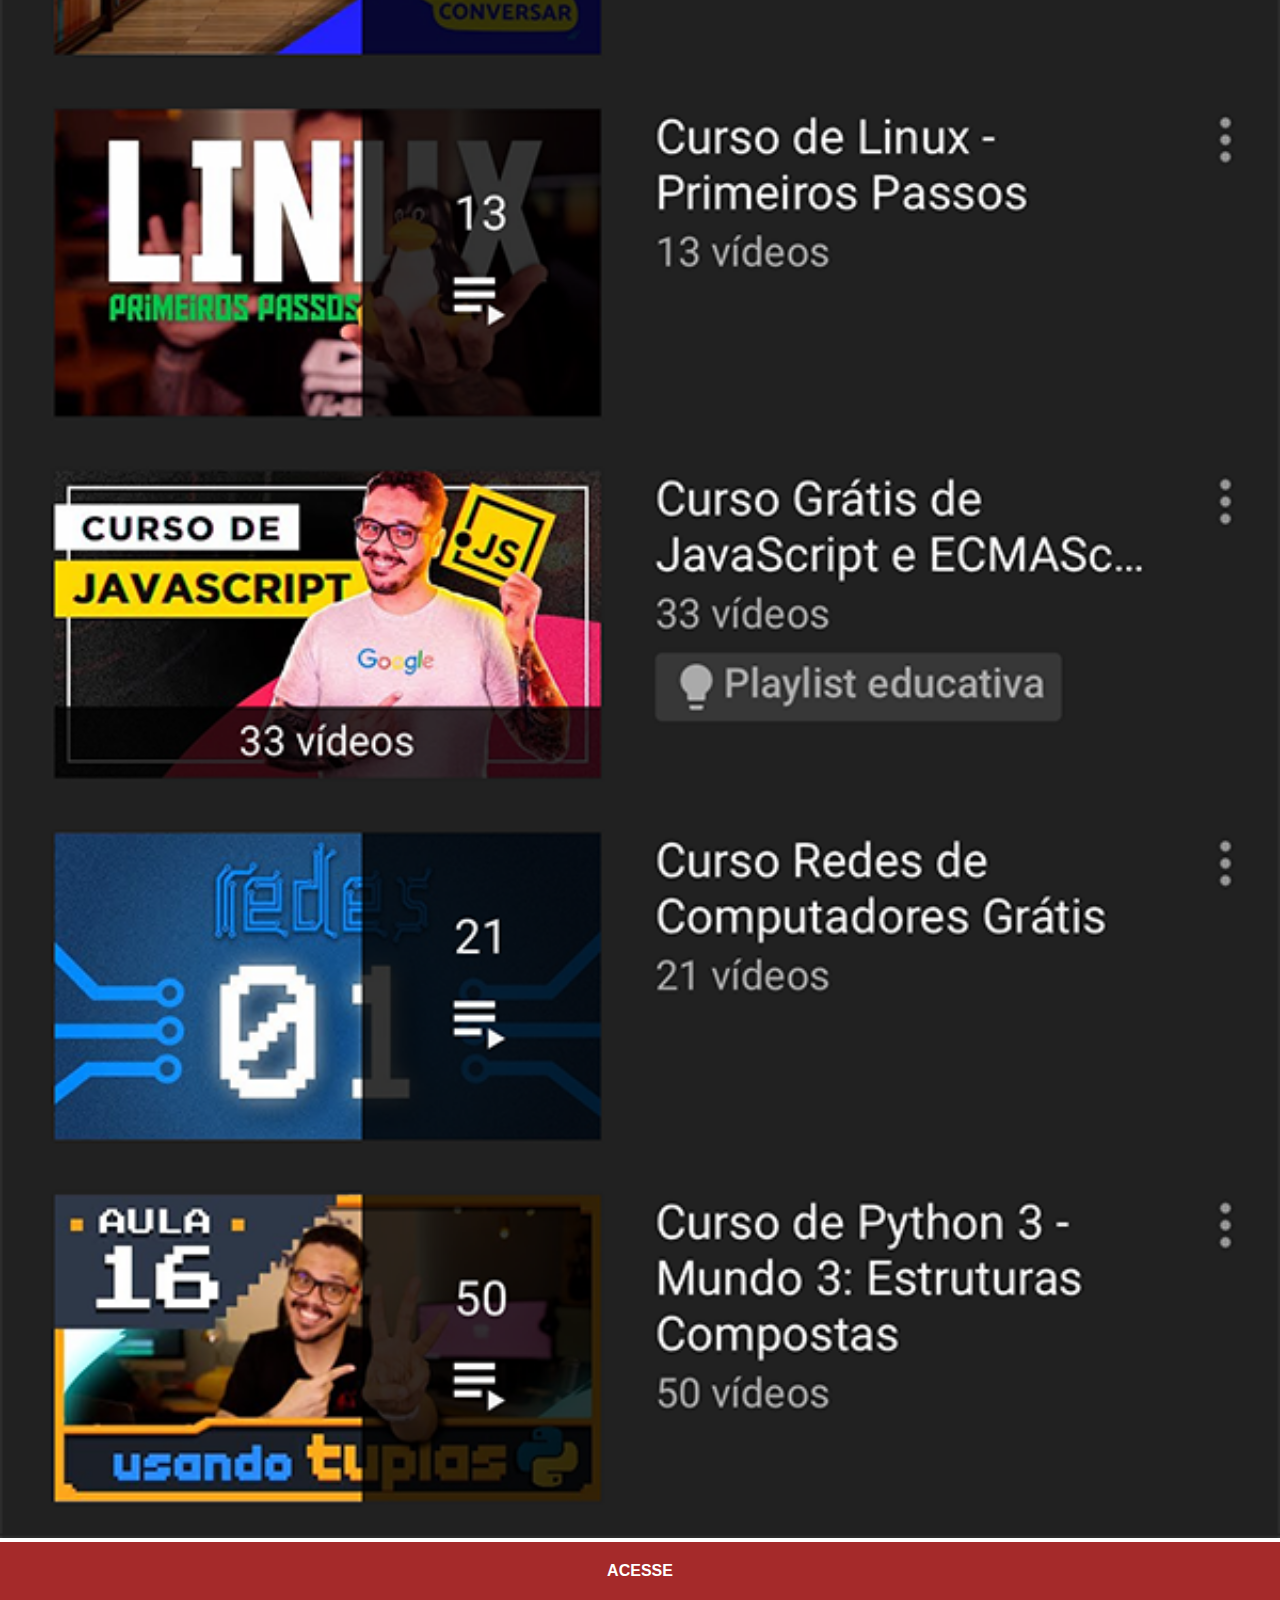
<file: youtube.html>
<!DOCTYPE html>
<html lang="en">
<head>
    <meta charset="UTF-8">
    <meta name="viewport" content="width=device-width, initial-scale=1.0">
    <title>youtube</title>
    <link rel="stylesheet" href="estilo/social.css">
</head>
<body>
    <img src="imagens/tela-youtube.png" alt="">
    <a href="https://www.youtube.com/" target="_blank">ACESSE</a>
</body>
</html>
</file>
<file: estilo/style.css>
@charset "UTF-8";

* {
    margin: 0px;
    padding: 0px;
    font-family: Arial, Helvetica, sans-serif;
}

html, body {
    height: 100vh;
    width: 100vw;
}

body {
    background: url('../imagens/fundo-madeira.jpg') no-repeat;
    background-size: cover;  
    background-attachment: fixed;
}

main {
    position: relative;
    height: 100vh;
}

section#telefone {
    position: absolute;
    top: 50%;
    left: 50%;
    transform: translate(-50%, -50%);
    
    height: 627px;
    width: 311px;
    background: url('../imagens/frame-iphone.png') no-repeat;
}

iframe#tela {
    position: relative;
    top: 80px;
    left: 22px;
    width: 267px;
    height: 471px;
}

section#redes-sociais {
    text-align: right;
}

section#redes-sociais img {
    width: 50px;
    margin: 10px;
    border-radius: 50%;
    box-shadow: 2px 2px 5px rgba(0, 0, 0, 0.436);
}

section#redes-sociais img:hover {
    width: 60px;
    transition-duration: 0.5s;
    border: 2px solid rgba(255, 255, 255, 0.66);
}
</file>
<file: estilo/social.css>
@charset "UTF-8";

 * {
            margin: 0px;
            padding: 0px;
            font-family: Arial, Helvetica, sans-serif;
        }

        ::-webkit-scrollbar {
            width: 0px;
            height: 0px;
        }

        img {
            width: 100vw;
        }

        a {
            display: block;
            background-color: brown;
            color: white;
            padding: 20px;
            text-align: center;
            font-weight: bolder;
            text-decoration: none;
        }
        
        a:hover {
            background-color: rgb(218, 16, 16);
        }
</file>
